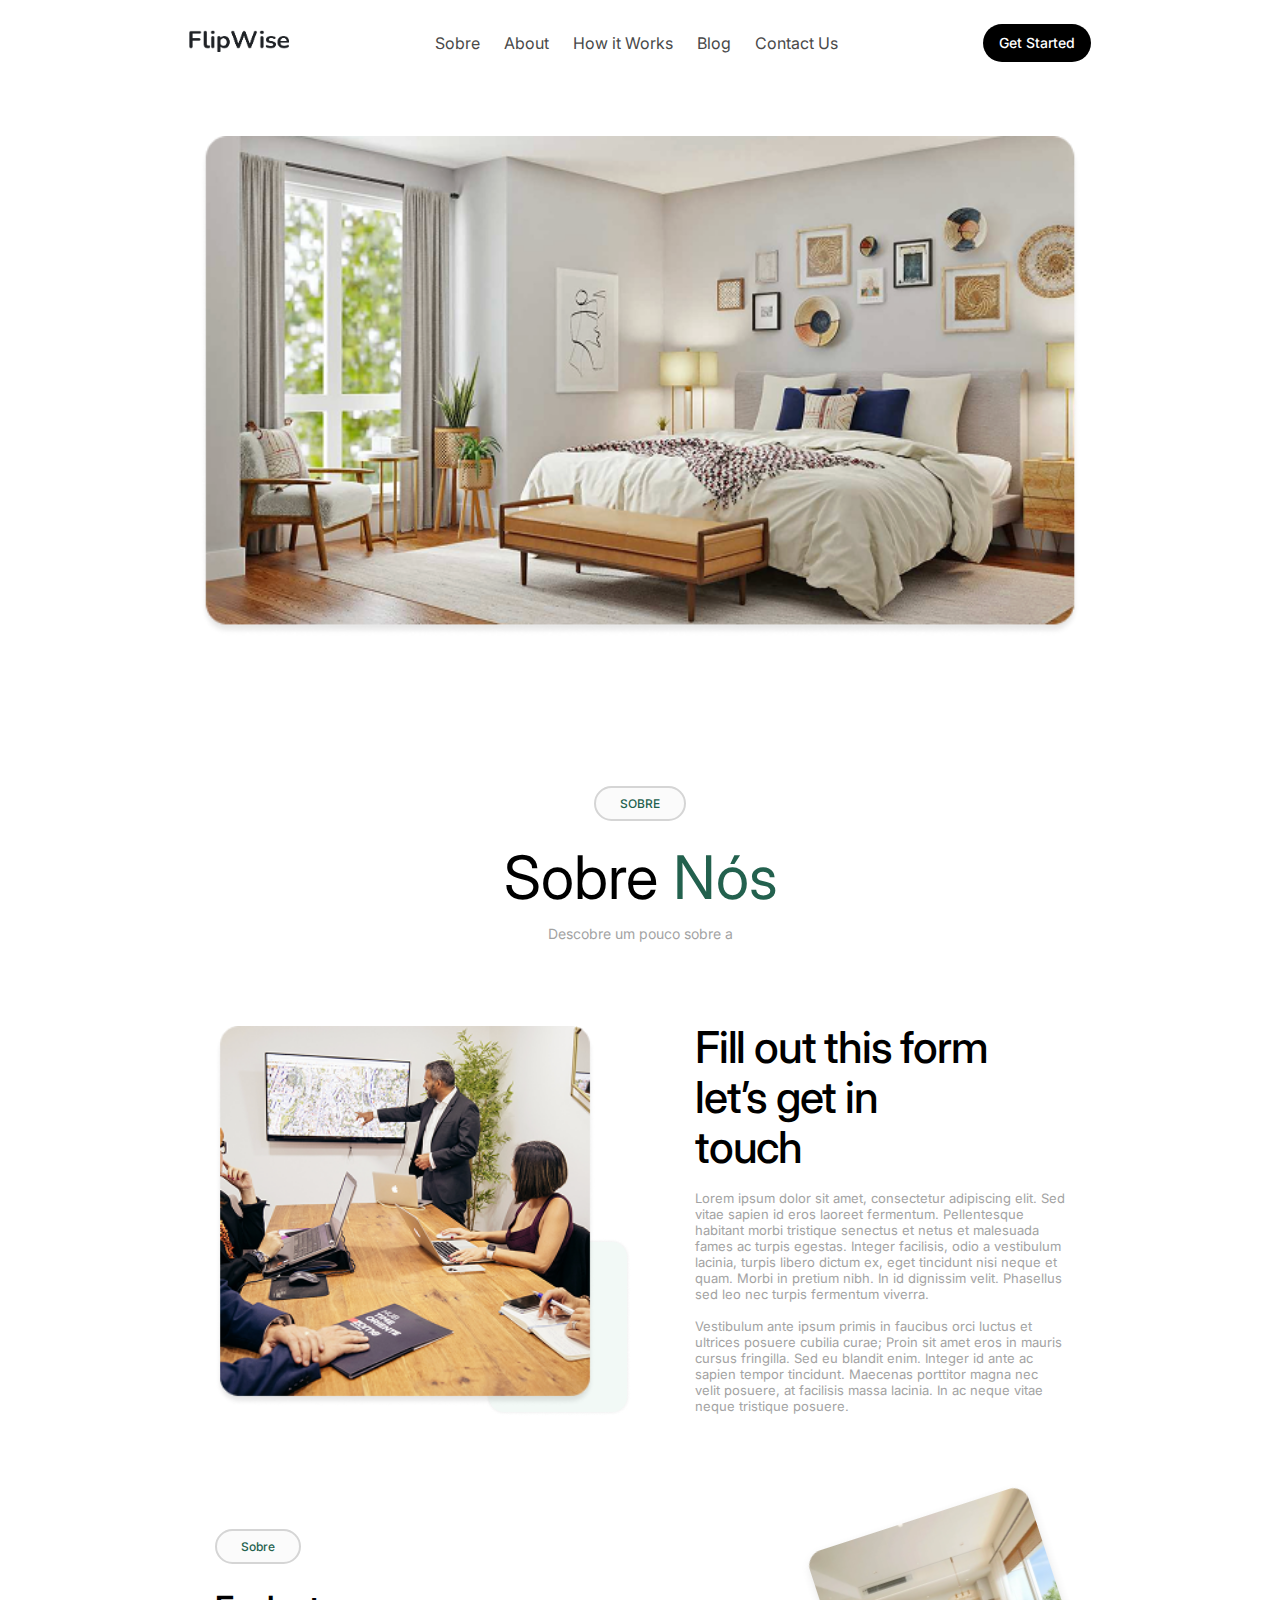
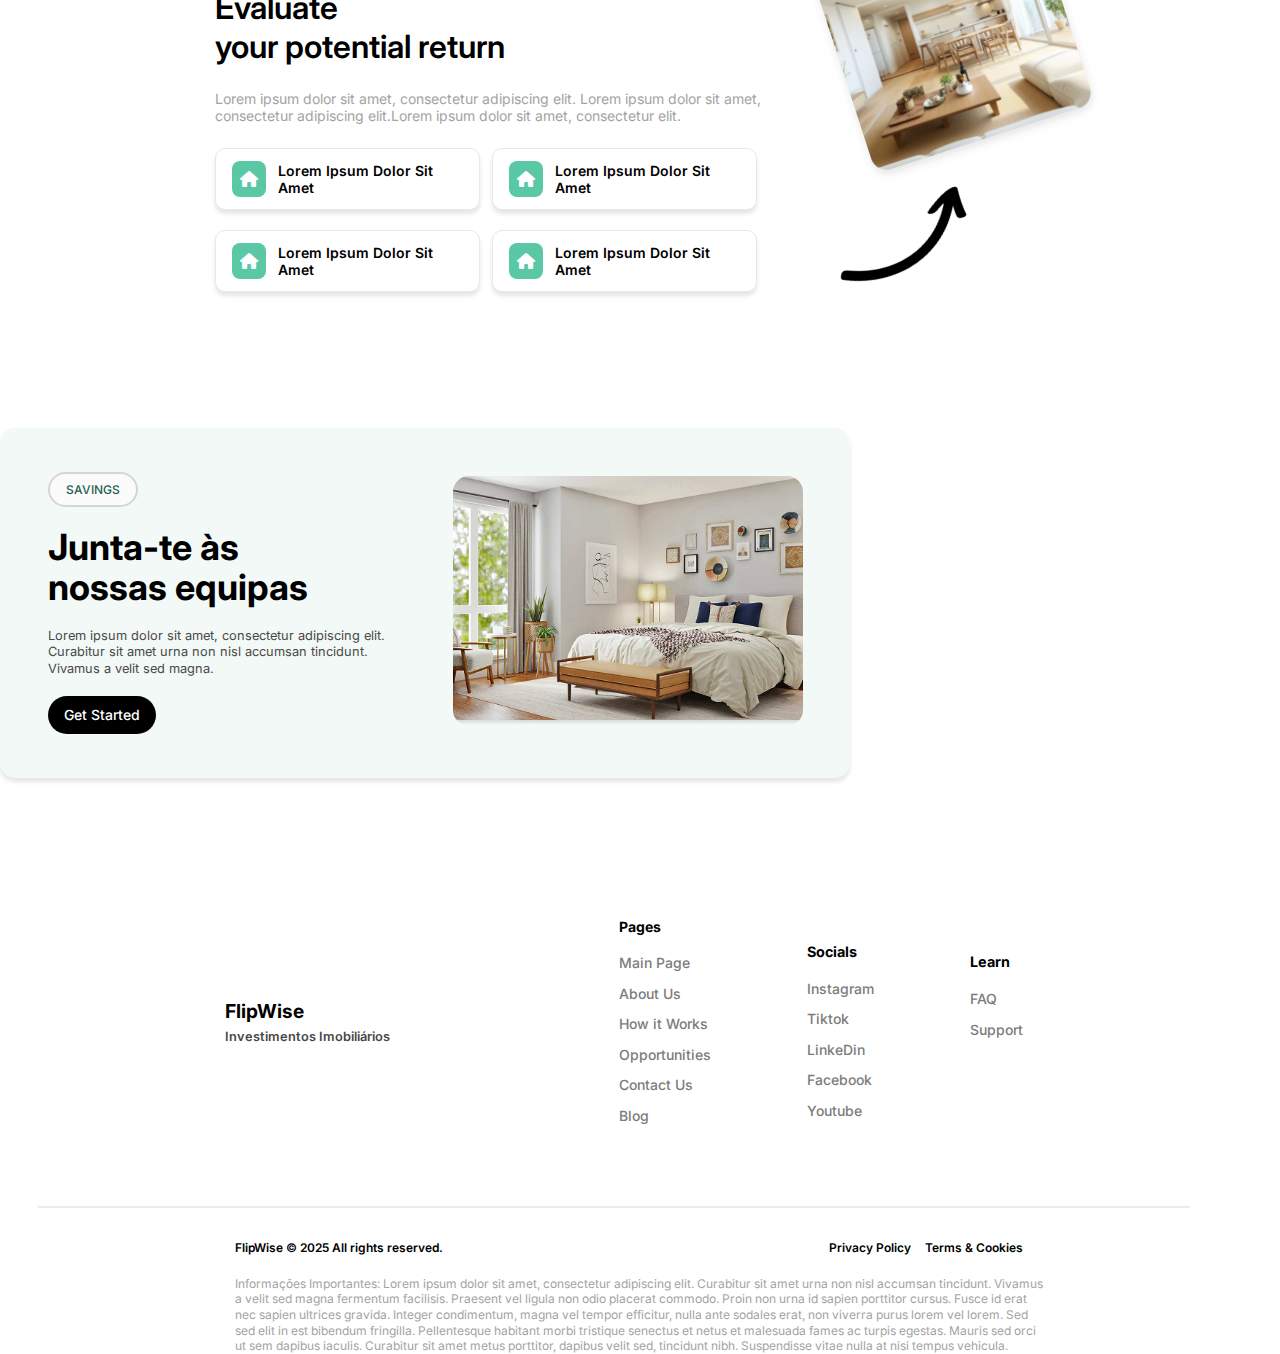
<file: About.html>
<!DOCTYPE html>
<html lang="en">
  <head>
    <meta charset="UTF-8" />
    <meta name="viewport" content="width=device-width, initial-scale=1.0" />
    <link rel="stylesheet" href="styles/component.css" />
    <link rel="stylesheet" href="styles/style.css" />
    <link rel="stylesheet" href="styles/reset.css" />
    <link rel="stylesheet" href="styles/variables.css" />
    <link rel="stylesheet" href="styles/responsive.css" />
    <link rel="stylesheet" href="styles/howitswork.css" />
    <link rel="stylesheet" href="styles/about.css" />
    <link
      rel="stylesheet"
      href="https://cdnjs.cloudflare.com/ajax/libs/font-awesome/6.7.2/css/all.min.css"
    />

    <title>About Us</title>
  </head>
  <body>
    <div class="container">
      <!-- Header  -->
      <header>
        <nav class="navbar">
          <a href="/">
            <img src="./assets/logo.png" alt="Filpwise" width="100px"
          /></a>
          <ul class="list nav">
            <li>
              <a href="/opportunities.html">Sobre</a>
            </li>
            <li>
              <a href="/About.html">About</a>
            </li>
            <li>
              <a href="/HowitsWork.html">How it Works</a>
            </li>
            <li>
              <a href="/Blog.html">Blog</a>
            </li>
            <li>
              <a href="/Contact.html">Contact Us</a>
            </li>
          </ul>
          <div class="menu">
            <button class="button rounded-full">Get Started</button>
            <div class="menu-toggle" id="menu-toggle">
              <i class="fa-solid fa-bars"></i>
            </div>
          </div>
        </nav>
      </header>
    </div>
    <section class="hero-section">
      <img
        src="./assets/hero-sec.png"
        alt="hero-sec-img"
        class="hero-sec-img"
      />
    </section>
    <!-- how its Works -->
    <section class="how-its-works spacer div-center column-direction">
      <div class="badge" style="padding: 8px 24px">SOBRE</div>
      <h2 class="text-center mt-6">Sobre <span class="highlight">Nós</span></h2>
      <p class="heading-para">Descobre um pouco sobre a</p>
      <div class="img-sec">
        <div class="img-sec-overlay">
          <img src="./assets/its-work.png" alt="Work" class="work-img" />
          <div class="overlay-img">
            <img src="./assets/image-sec-overlay.png" alt="overlay" />
          </div>
        </div>
        <div class="how-its-work-content">
          <h3>
            Fill out this form <br />
            let’s get in <br />
            touch
          </h3>
          <p>
            Lorem ipsum dolor sit amet, consectetur adipiscing elit. Sed vitae
            sapien id eros laoreet fermentum. Pellentesque habitant morbi
            tristique senectus et netus et malesuada fames ac turpis egestas.
            Integer facilisis, odio a vestibulum lacinia, turpis libero dictum
            ex, eget tincidunt nisi neque et quam. Morbi in pretium nibh. In id
            dignissim velit. Phasellus sed leo nec turpis fermentum viverra.
            <br />
            <br />
            Vestibulum ante ipsum primis in faucibus orci luctus et ultrices
            posuere cubilia curae; Proin sit amet eros in mauris cursus
            fringilla. Sed eu blandit enim. Integer id ante ac sapien tempor
            tincidunt. Maecenas porttitor magna nec velit posuere, at facilisis
            massa lacinia. In ac neque vitae neque tristique posuere.
          </p>
        </div>
      </div>
    </section>

    <!-- Evaluate  -->
    <section class="evaluate spacer column-direction">
      <div class="evaluate-wrapper">
        <div class="evaluate-left">
          <div class="badge" style="padding: 8px 24px">Sobre</div>
          <h3 class="mt-6">
            Evaluate <br />
            your potential return
          </h3>
          <p class="mt-6">
            Lorem ipsum dolor sit amet, consectetur adipiscing elit. Lorem ipsum
            dolor sit amet, consectetur adipiscing elit.Lorem ipsum dolor sit
            amet, consectetur elit.
          </p>
          <div class="evaluate-cards">
            <div class="evaluate-cards-1">
              <div class="evaluate-card">
                <div class="green-box">
                  <i class="fa-solid fa-house" style="color: #ffffff"></i>
                </div>
                <h4>Lorem Ipsum Dolor Sit Amet</h4>
              </div>
              <div class="evaluate-card">
                <div class="green-box">
                  <i class="fa-solid fa-house" style="color: #ffffff"></i>
                </div>
                <h4>Lorem Ipsum Dolor Sit Amet</h4>
              </div>
            </div>
            <div class="evaluate-cards-1">
              <div class="evaluate-card">
                <div class="green-box">
                  <i class="fa-solid fa-house" style="color: #ffffff"></i>
                </div>
                <h4>Lorem Ipsum Dolor Sit Amet</h4>
              </div>
              <div class="evaluate-card">
                <div class="green-box">
                  <i class="fa-solid fa-house" style="color: #ffffff"></i>
                </div>
                <h4>Lorem Ipsum Dolor Sit Amet</h4>
              </div>
            </div>
          </div>
        </div>
        <div class="evaluate-right">
          <img src="./assets/cardimg.png" alt="img" class="card-img" />
          <img src="./assets/leftarrow.png" alt="arrow" class="left-arrow" />
        </div>
      </div>
    </section>

    <div class="all-center spacer" style="margin-top: 120px">
      <section class="pricing-sec div-center">
        <div class="left">
          <div class="badge" style="padding: 8px 16px; margin-bottom: 20px">
            SAVINGS
          </div>
          <h3>Junta-te às nossas equipas</h3>
          <p>
            Lorem ipsum dolor sit amet, consectetur adipiscing elit. Curabitur
            sit amet urna non nisl accumsan tincidunt. Vivamus a velit sed
            magna.
          </p>
          <button class="button rounded-full">Get Started</button>
        </div>
        <div class="right-img-sec">
          <img src="./assets/hero-sec.png" alt="work" />
        </div>
      </section>
    </div>

    <!-- ABOUT SECTION  -->

    <section class="about">
      <div class="about-container">
        <div class="about-left">
          <h1>FlipWise</h1>
          <p>Investimentos Imobiliários</p>
        </div>
        <div class="about-right">
          <div class="pages">
            <h1>Pages</h1>
            <a href="/">Main Page</a>
            <a href="/About.html">About Us</a>
            <a href="/HowitsWork.html">How it Works</a>
            <a href="/opportunities.html">Opportunities</a>
            <a href="/Contact.html">Contact Us</a>
            <a href="/Blog.html">Blog</a>
          </div>
          <div class="socials">
            <h1>Socials</h1>
            <a href="#">Instagram</a>
            <a href="#">Tiktok</a>
            <a href="#">LinkeDin</a>
            <a href="#">Facebook</a>
            <a href="#">Youtube</a>
          </div>
          <div class="learn">
            <h1>Learn</h1>
            <a href="#">FAQ</a>
            <a href="#">Support</a>
          </div>
        </div>
      </div>
    </section>

    <hr class="line" />

    <!-- FOOTER SECTION  -->
    <section class="footer">
      <div class="footer-wrapper">
        <div class="footer-container">
          <div class="footer-left">
            <p>FlipWise © 2025 All rights reserved.</p>
          </div>
          <div class="footer-right">
            <a href="#">Privacy Policy</a>
            <a href="#">Terms & Cookies</a>
          </div>
        </div>
        <div class="footer-para">
          <p>
            Informações Importantes: Lorem ipsum dolor sit amet, consectetur
            adipiscing elit. Curabitur sit amet urna non nisl accumsan
            tincidunt. Vivamus a velit sed magna fermentum facilisis. Praesent
            vel ligula non odio placerat commodo. Proin non urna id sapien
            porttitor cursus. Fusce id erat nec sapien ultrices gravida. Integer
            condimentum, magna vel tempor efficitur, nulla ante sodales erat,
            non viverra purus lorem vel lorem. Sed sed elit in est bibendum
            fringilla. Pellentesque habitant morbi tristique senectus et netus
            et malesuada fames ac turpis egestas. Mauris sed orci ut sem dapibus
            iaculis. Curabitur sit amet metus porttitor, dapibus velit sed,
            tincidunt nibh. Suspendisse vitae nulla at nisi tempus vehicula.
          </p>
        </div>
      </div>
    </section>
    <script src="script.js"></script>
  </body>
</html>
</file>
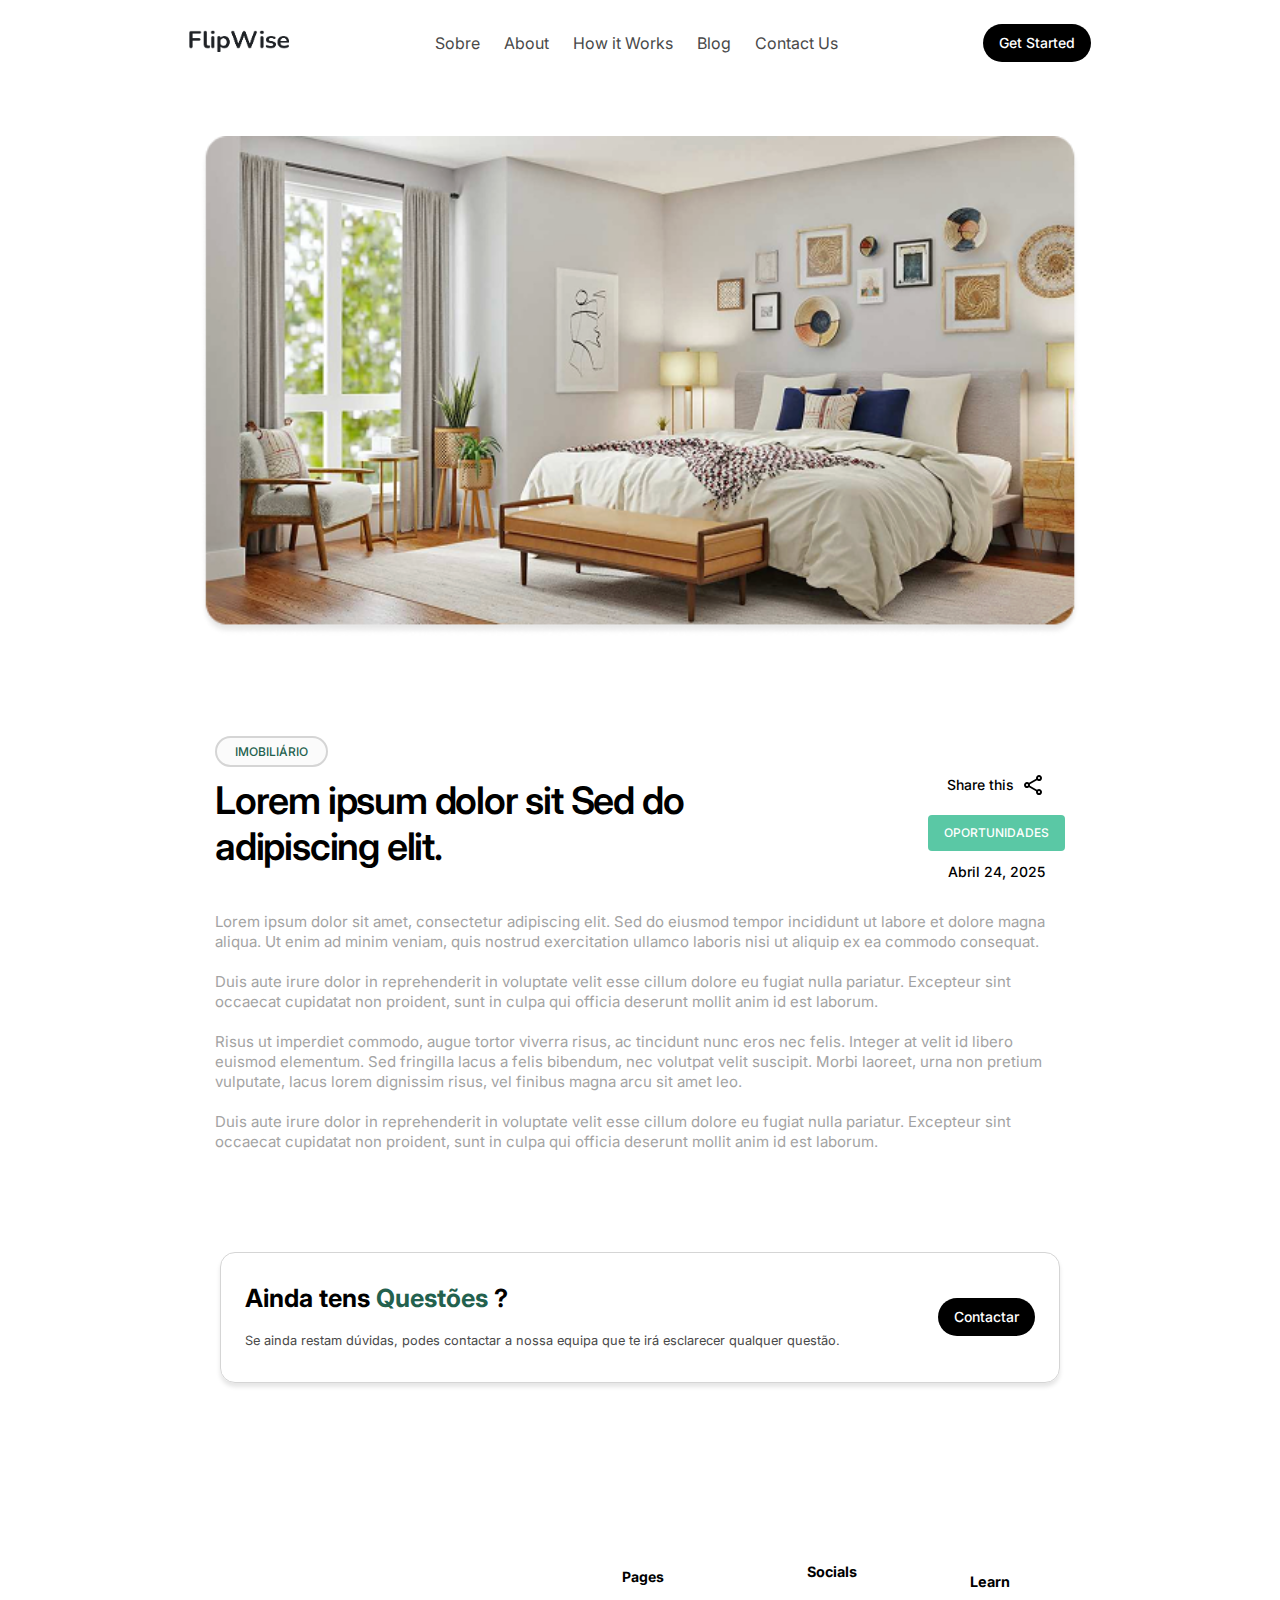
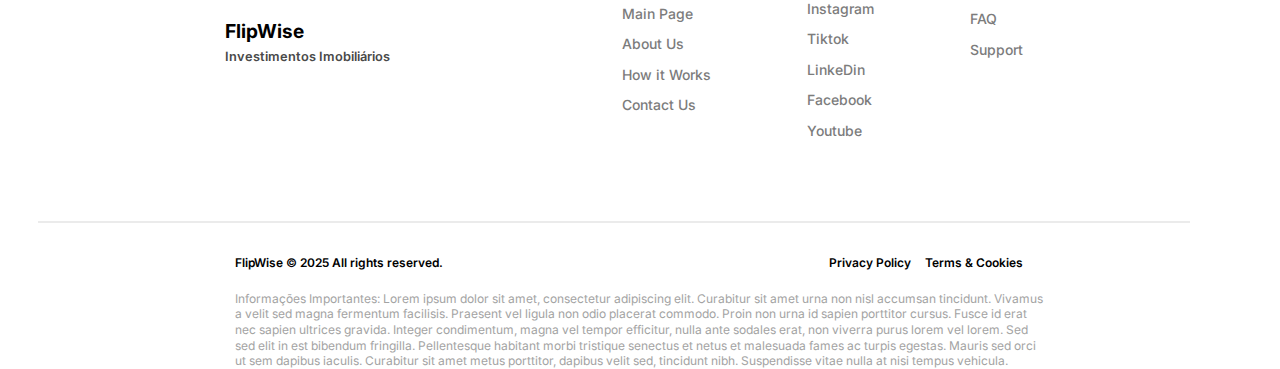
<file: Blog-1.html>
<!DOCTYPE html>
<html lang="en">
  <head>
    <meta charset="UTF-8" />
    <meta name="viewport" content="width=device-width, initial-scale=1.0" />
    <link rel="stylesheet" href="styles/component.css" />
    <link rel="stylesheet" href="styles/style.css" />
    <link rel="stylesheet" href="styles/reset.css" />
    <link rel="stylesheet" href="styles/variables.css" />
    <link rel="stylesheet" href="styles/responsive.css" />
    <link rel="stylesheet" href="styles/howitswork.css" />
    <link rel="stylesheet" href="styles/about.css" />
    <link rel="stylesheet" href="styles/blog.css" />
    <link
      rel="stylesheet"
      href="https://cdnjs.cloudflare.com/ajax/libs/font-awesome/6.7.2/css/all.min.css"
    />
    <title>Blog</title>
  </head>
  <body>
    <div class="container">
      <!-- Header  -->
      <header>
        <nav class="navbar">
          <a href="/">
            <img src="./assets/logo.png" alt="Filpwise" width="100px"
          /></a>
          <ul class="list nav">
            <li>
              <a href="/opportunities.html">Sobre</a>
            </li>
            <li>
              <a href="/About.html">About</a>
            </li>
            <li>
              <a href="/HowitsWork.html">How it Works</a>
            </li>
            <li>
              <a href="/Blog.html">Blog</a>
            </li>
            <li>
              <a href="/Contact.html">Contact Us</a>
            </li>
          </ul>
          <div class="menu">
            <button class="button rounded-full">Get Started</button>
            <div class="menu-toggle" id="menu-toggle">
              <i class="fa-solid fa-bars"></i>
            </div>
          </div>
        </nav>
      </header>
    </div>
    <section class="hero-section">
      <img
        src="./assets/hero-sec.png"
        alt="hero-sec-img"
        class="hero-sec-img"
      />
    </section>
    <section class="content">
      <div class="content-wrap">
        <div class="content-wrapper">
          <d iv class="badge" style="padding: 6px 18px">IMOBILIÁRIO</d>
          <div class="content-btns">
            <h3 style="letter-spacing: -1.2px">
              Lorem ipsum dolor sit Sed do adipiscing elit.
            </h3>
            <div class="share-buttons">
              <button class="share-button">
                Share this
                <svg
                  xmlns="http://www.w3.org/2000/svg"
                  height="24px"
                  viewBox="0 -960 960 960"
                  width="24px"
                  fill="#000"
                >
                  <path
                    d="M680-80q-50 0-85-35t-35-85q0-6 3-28L282-392q-16 15-37 23.5t-45 8.5q-50 0-85-35t-35-85q0-50 35-85t85-35q24 0 45 8.5t37 23.5l281-164q-2-7-2.5-13.5T560-760q0-50 35-85t85-35q50 0 85 35t35 85q0 50-35 85t-85 35q-24 0-45-8.5T598-672L317-508q2 7 2.5 13.5t.5 14.5q0 8-.5 14.5T317-452l281 164q16-15 37-23.5t45-8.5q50 0 85 35t35 85q0 50-35 85t-85 35Zm0-80q17 0 28.5-11.5T720-200q0-17-11.5-28.5T680-240q-17 0-28.5 11.5T640-200q0 17 11.5 28.5T680-160ZM200-440q17 0 28.5-11.5T240-480q0-17-11.5-28.5T200-520q-17 0-28.5 11.5T160-480q0 17 11.5 28.5T200-440Zm480-280q17 0 28.5-11.5T720-760q0-17-11.5-28.5T680-800q-17 0-28.5 11.5T640-760q0 17 11.5 28.5T680-720Zm0 520ZM200-480Zm480-280Z"
                  />
                </svg>
              </button>
              <button
                class="sm-btn button"
                style="height: 36px; padding: 0 16px"
              >
                OPORTUNIDADES
              </button>
              <div class="new-date">Abril 24, 2025</div>
            </div>
          </div>
          <p>
            Lorem ipsum dolor sit amet, consectetur adipiscing elit. Sed do
            eiusmod tempor incididunt ut labore et dolore magna aliqua. Ut enim
            ad minim veniam, quis nostrud exercitation ullamco laboris nisi ut
            aliquip ex ea commodo consequat.
            <br />
            <br />
            Duis aute irure dolor in reprehenderit in voluptate velit esse
            cillum dolore eu fugiat nulla pariatur. Excepteur sint occaecat
            cupidatat non proident, sunt in culpa qui officia deserunt mollit
            anim id est laborum.
            <br />
            <br />
            Risus ut imperdiet commodo, augue tortor viverra risus, ac tincidunt
            nunc eros nec felis. Integer at velit id libero euismod elementum.
            Sed fringilla lacus a felis bibendum, nec volutpat velit suscipit.
            Morbi laoreet, urna non pretium vulputate, lacus lorem dignissim
            risus, vel finibus magna arcu sit amet leo.
            <br />
            <br />
            Duis aute irure dolor in reprehenderit in voluptate velit esse
            cillum dolore eu fugiat nulla pariatur. Excepteur sint occaecat
            cupidatat non proident, sunt in culpa qui officia deserunt mollit
            anim id est laborum.
          </p>
        </div>
      </div>
    </section>
    <section class="contact spacer">
      <div class="contact-container">
        <div class="contact-text">
          <h3>Ainda tens <span class="highlight">Questões</span> ?</h3>
          <p>
            Se ainda restam dúvidas, podes contactar a nossa equipa que te irá
            esclarecer qualquer questão.
          </p>
        </div>
        <div class="contact-btn">
          <button class="button rounded-full">Contactar</button>
        </div>
      </div>
    </section>

    <section class="about">
      <div class="about-container">
        <div class="about-left">
          <h1>FlipWise</h1>
          <p>Investimentos Imobiliários</p>
        </div>
        <div class="about-right">
          <div class="pages">
            <h1>Pages</h1>

            <a href="/">Main Page</a>
            <a href="/About.html">About Us</a>
            <a href="/HowitsWork.html">How it Works</a>
            <a href="/Contact.html">Contact Us</a>
          </div>
          <div class="socials">
            <h1>Socials</h1>
            <a href="#">Instagram</a>
            <a href="#">Tiktok</a>
            <a href="#">LinkeDin</a>
            <a href="#">Facebook</a>
            <a href="#">Youtube</a>
          </div>
          <div class="learn">
            <h1>Learn</h1>
            <a href="#">FAQ</a>
            <a href="#">Support</a>
          </div>
        </div>
      </div>
    </section>

    <hr class="line" />

    <!-- FOOTER SECTION  -->
    <section class="footer">
      <div class="footer-wrapper">
        <div class="footer-container">
          <div class="footer-left">
            <p>FlipWise © 2025 All rights reserved.</p>
          </div>
          <div class="footer-right">
            <a href="#">Privacy Policy</a>
            <a href="#">Terms & Cookies</a>
          </div>
        </div>
        <div class="footer-para">
          <p>
            Informações Importantes: Lorem ipsum dolor sit amet, consectetur
            adipiscing elit. Curabitur sit amet urna non nisl accumsan
            tincidunt. Vivamus a velit sed magna fermentum facilisis. Praesent
            vel ligula non odio placerat commodo. Proin non urna id sapien
            porttitor cursus. Fusce id erat nec sapien ultrices gravida. Integer
            condimentum, magna vel tempor efficitur, nulla ante sodales erat,
            non viverra purus lorem vel lorem. Sed sed elit in est bibendum
            fringilla. Pellentesque habitant morbi tristique senectus et netus
            et malesuada fames ac turpis egestas. Mauris sed orci ut sem dapibus
            iaculis. Curabitur sit amet metus porttitor, dapibus velit sed,
            tincidunt nibh. Suspendisse vitae nulla at nisi tempus vehicula.
          </p>
        </div>
      </div>
    </section>
    <script src="script.js"></script>
  </body>
</html>
</file>
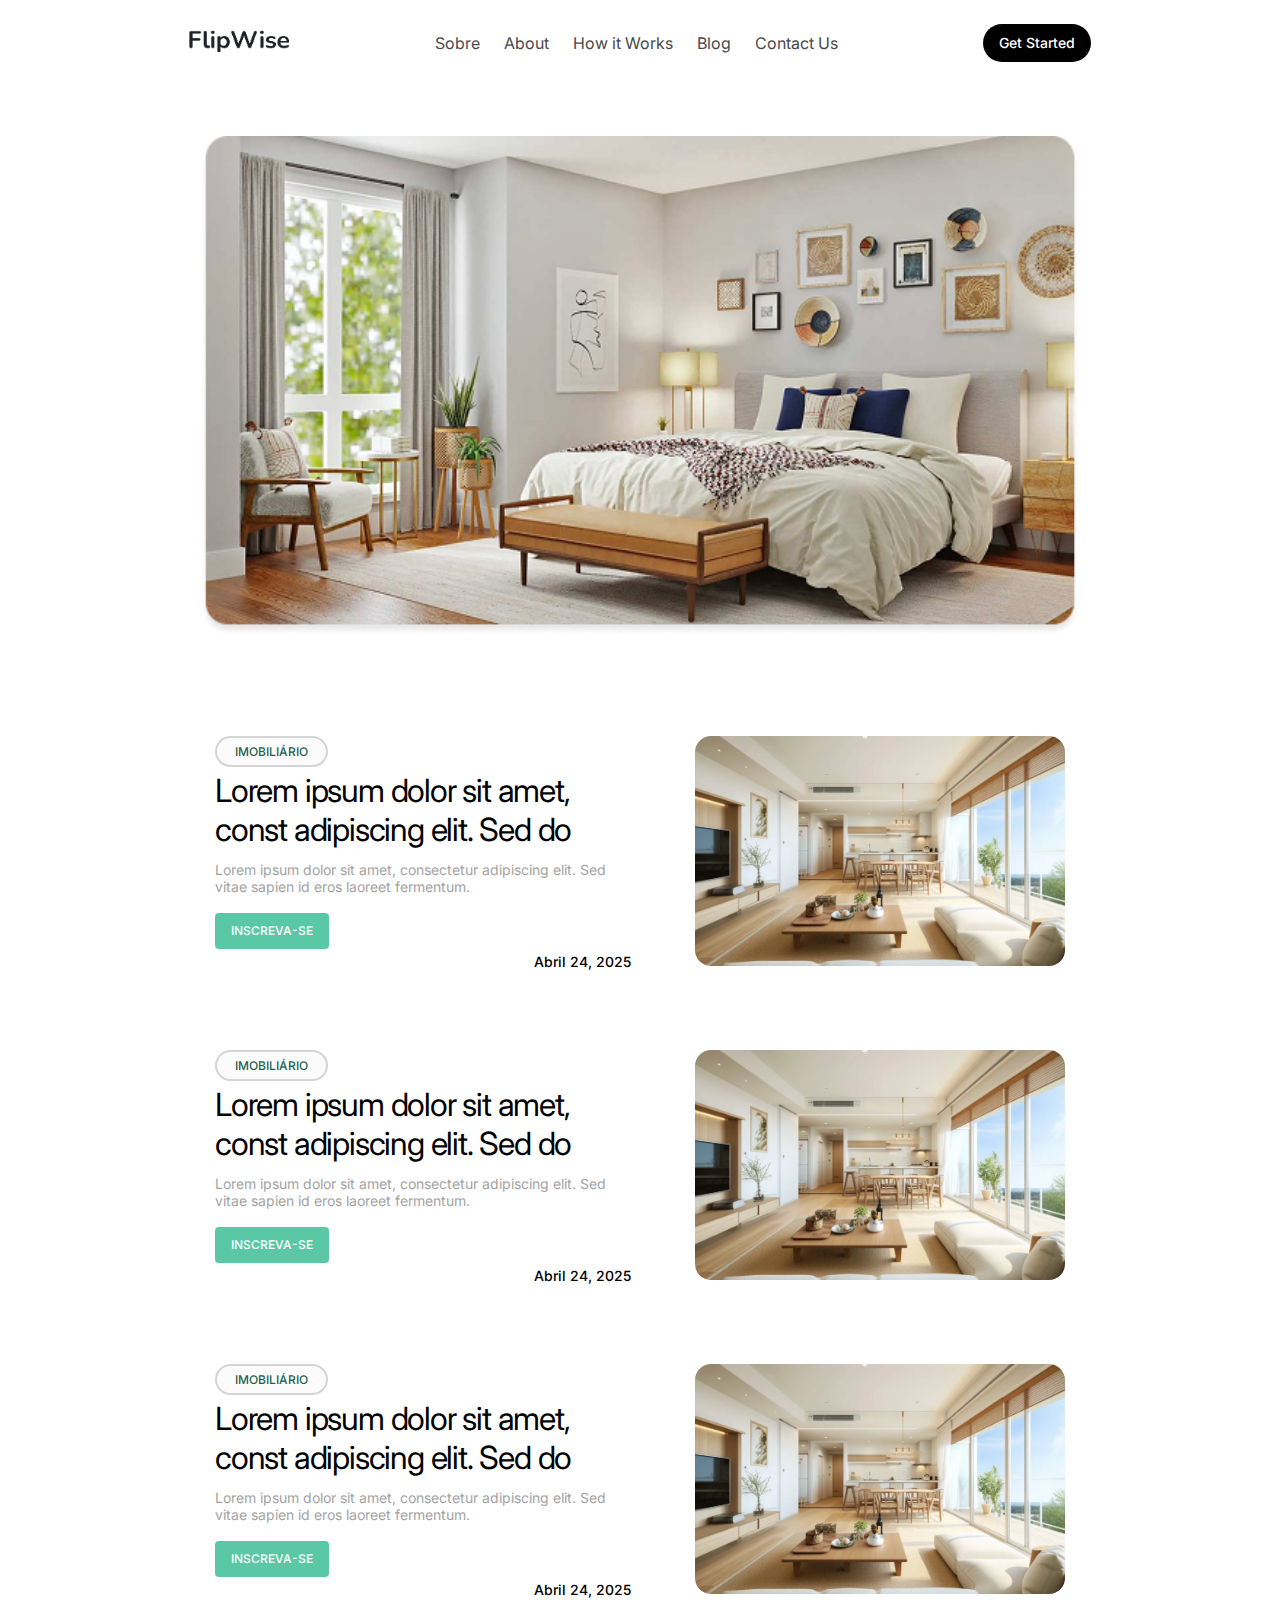
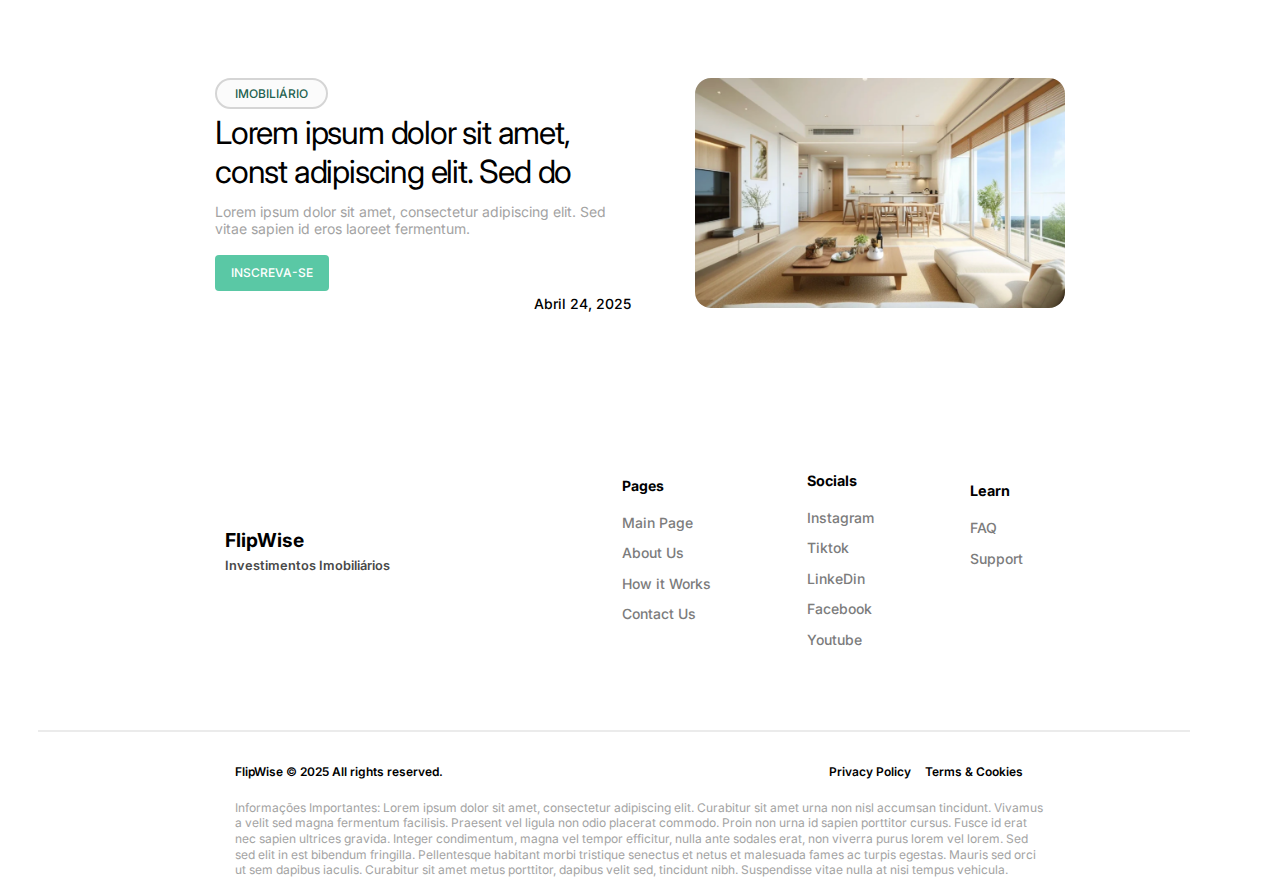
<file: Blog.html>
<!DOCTYPE html>
<html lang="en">
  <head>
    <meta charset="UTF-8" />
    <meta name="viewport" content="width=device-width, initial-scale=1.0" />
    <link rel="stylesheet" href="styles/component.css" />
    <link rel="stylesheet" href="styles/style.css" />
    <link rel="stylesheet" href="styles/reset.css" />
    <link rel="stylesheet" href="styles/variables.css" />
    <link rel="stylesheet" href="styles/responsive.css" />
    <link rel="stylesheet" href="styles/howitswork.css" />
    <link rel="stylesheet" href="styles/about.css" />
    <link rel="stylesheet" href="styles/blog.css" />
    <link
      rel="stylesheet"
      href="https://cdnjs.cloudflare.com/ajax/libs/font-awesome/6.7.2/css/all.min.css"
    />
    <title>Blog</title>
  </head>
  <body>
    <div class="container">
      <!-- Header  -->
      <header>
        <nav class="navbar">
          <a href="/">
            <img src="./assets/logo.png" alt="Filpwise" width="100px"
          /></a>
          <ul class="list nav">
            <li>
              <a href="/opportunities.html">Sobre</a>
            </li>
            <li>
              <a href="/About.html">About</a>
            </li>
            <li>
              <a href="/HowitsWork.html">How it Works</a>
            </li>
            <li>
              <a href="/Blog.html">Blog</a>
            </li>
            <li>
              <a href="/Contact.html">Contact Us</a>
            </li>
          </ul>
          <div class="menu">
            <button class="button rounded-full">Get Started</button>
            <div class="menu-toggle" id="menu-toggle">
              <i class="fa-solid fa-bars"></i>
            </div>
          </div>
        </nav>
      </header>
    </div>
    <section class="hero-section">
      <img
        src="./assets/hero-sec.png"
        alt="hero-sec-img"
        class="hero-sec-img"
      />
    </section>
    <section class="evaluate spacer column-direction">
      <div class="evaluate-wrapper">
        <div class="evaluate-left">
          <div class="badge" style="padding: 6px 18px">IMOBILIÁRIO</div>
          <a href="/blog-1.html">
            <h3 style="letter-spacing: -1.2px; margin-top: 4px">
              Lorem ipsum dolor sit amet, const adipiscing elit. Sed do
            </h3>
          </a>
          <p style="margin-top: 12px">
            Lorem ipsum dolor sit amet, consectetur adipiscing elit. Sed vitae
            sapien id eros laoreet fermentum.
          </p>
          <button
            class="sm-btn button"
            style="height: 36px; padding: 0 16px; margin-top: 18px"
          >
            INSCREVA-SE
          </button>
          <div class="blog-date">Abril 24, 2025</div>
        </div>
        <div class="evaluate-right">
          <img src="./assets/cardimg.png" alt="img" width="100px" class="img" />
        </div>
      </div>
      <div class="evaluate-wrapper">
        <div class="evaluate-left">
          <div class="badge" style="padding: 6px 18px">IMOBILIÁRIO</div>
          <a href="/blog-1.html">
            <h3 style="letter-spacing: -1.2px; margin-top: 4px">
              Lorem ipsum dolor sit amet, const adipiscing elit. Sed do
            </h3>
          </a>
          <p style="margin-top: 12px">
            Lorem ipsum dolor sit amet, consectetur adipiscing elit. Sed vitae
            sapien id eros laoreet fermentum.
          </p>
          <button
            class="sm-btn button"
            style="height: 36px; padding: 0 16px; margin-top: 18px"
          >
            INSCREVA-SE
          </button>
          <div class="blog-date">Abril 24, 2025</div>
        </div>
        <div class="evaluate-right">
          <img src="./assets/cardimg.png" alt="img" width="100px" class="img" />
        </div>
      </div>
      <div class="evaluate-wrapper">
        <div class="evaluate-left">
          <div class="badge" style="padding: 6px 18px">IMOBILIÁRIO</div>
          <a href="/blog-1.html">
            <h3 style="letter-spacing: -1.2px; margin-top: 4px">
              Lorem ipsum dolor sit amet, const adipiscing elit. Sed do
            </h3>
          </a>
          <p style="margin-top: 12px">
            Lorem ipsum dolor sit amet, consectetur adipiscing elit. Sed vitae
            sapien id eros laoreet fermentum.
          </p>
          <button
            class="sm-btn button"
            style="height: 36px; padding: 0 16px; margin-top: 18px"
          >
            INSCREVA-SE
          </button>
          <div class="blog-date">Abril 24, 2025</div>
        </div>
        <div class="evaluate-right">
          <img src="./assets/cardimg.png" alt="img" width="100px" class="img" />
        </div>
      </div>
      <div class="evaluate-wrapper">
        <div class="evaluate-left">
          <div class="badge" style="padding: 6px 18px">IMOBILIÁRIO</div>
          <a href="/blog-1.html">
            <h3 style="letter-spacing: -1.2px; margin-top: 4px">
              Lorem ipsum dolor sit amet, const adipiscing elit. Sed do
            </h3>
          </a>
          <p style="margin-top: 12px">
            Lorem ipsum dolor sit amet, consectetur adipiscing elit. Sed vitae
            sapien id eros laoreet fermentum.
          </p>
          <button
            class="sm-btn button"
            style="height: 36px; padding: 0 16px; margin-top: 18px"
          >
            INSCREVA-SE
          </button>
          <div class="blog-date">Abril 24, 2025</div>
        </div>
        <div class="evaluate-right">
          <img src="./assets/cardimg.png" alt="img" width="100px" class="img" />
        </div>
      </div>
    </section>
    <!-- ABOUT SECTION  -->

    <section class="about">
      <div class="about-container">
        <div class="about-left">
          <h1>FlipWise</h1>
          <p>Investimentos Imobiliários</p>
        </div>
        <div class="about-right">
          <div class="pages">
            <h1>Pages</h1>

            <a href="/">Main Page</a>
            <a href="/About.html">About Us</a>
            <a href="/HowitsWork.html">How it Works</a>
            <a href="/Contact.html">Contact Us</a>
          </div>
          <div class="socials">
            <h1>Socials</h1>
            <a href="#">Instagram</a>
            <a href="#">Tiktok</a>
            <a href="#">LinkeDin</a>
            <a href="#">Facebook</a>
            <a href="#">Youtube</a>
          </div>
          <div class="learn">
            <h1>Learn</h1>
            <a href="#">FAQ</a>
            <a href="#">Support</a>
          </div>
        </div>
      </div>
    </section>

    <hr class="line" />

    <!-- FOOTER SECTION  -->
    <section class="footer">
      <div class="footer-wrapper">
        <div class="footer-container">
          <div class="footer-left">
            <p>FlipWise © 2025 All rights reserved.</p>
          </div>
          <div class="footer-right">
            <a href="#">Privacy Policy</a>
            <a href="#">Terms & Cookies</a>
          </div>
        </div>
        <div class="footer-para">
          <p>
            Informações Importantes: Lorem ipsum dolor sit amet, consectetur
            adipiscing elit. Curabitur sit amet urna non nisl accumsan
            tincidunt. Vivamus a velit sed magna fermentum facilisis. Praesent
            vel ligula non odio placerat commodo. Proin non urna id sapien
            porttitor cursus. Fusce id erat nec sapien ultrices gravida. Integer
            condimentum, magna vel tempor efficitur, nulla ante sodales erat,
            non viverra purus lorem vel lorem. Sed sed elit in est bibendum
            fringilla. Pellentesque habitant morbi tristique senectus et netus
            et malesuada fames ac turpis egestas. Mauris sed orci ut sem dapibus
            iaculis. Curabitur sit amet metus porttitor, dapibus velit sed,
            tincidunt nibh. Suspendisse vitae nulla at nisi tempus vehicula.
          </p>
        </div>
      </div>
    </section>
    <script src="script.js"></script>
  </body>
</html>
</file>
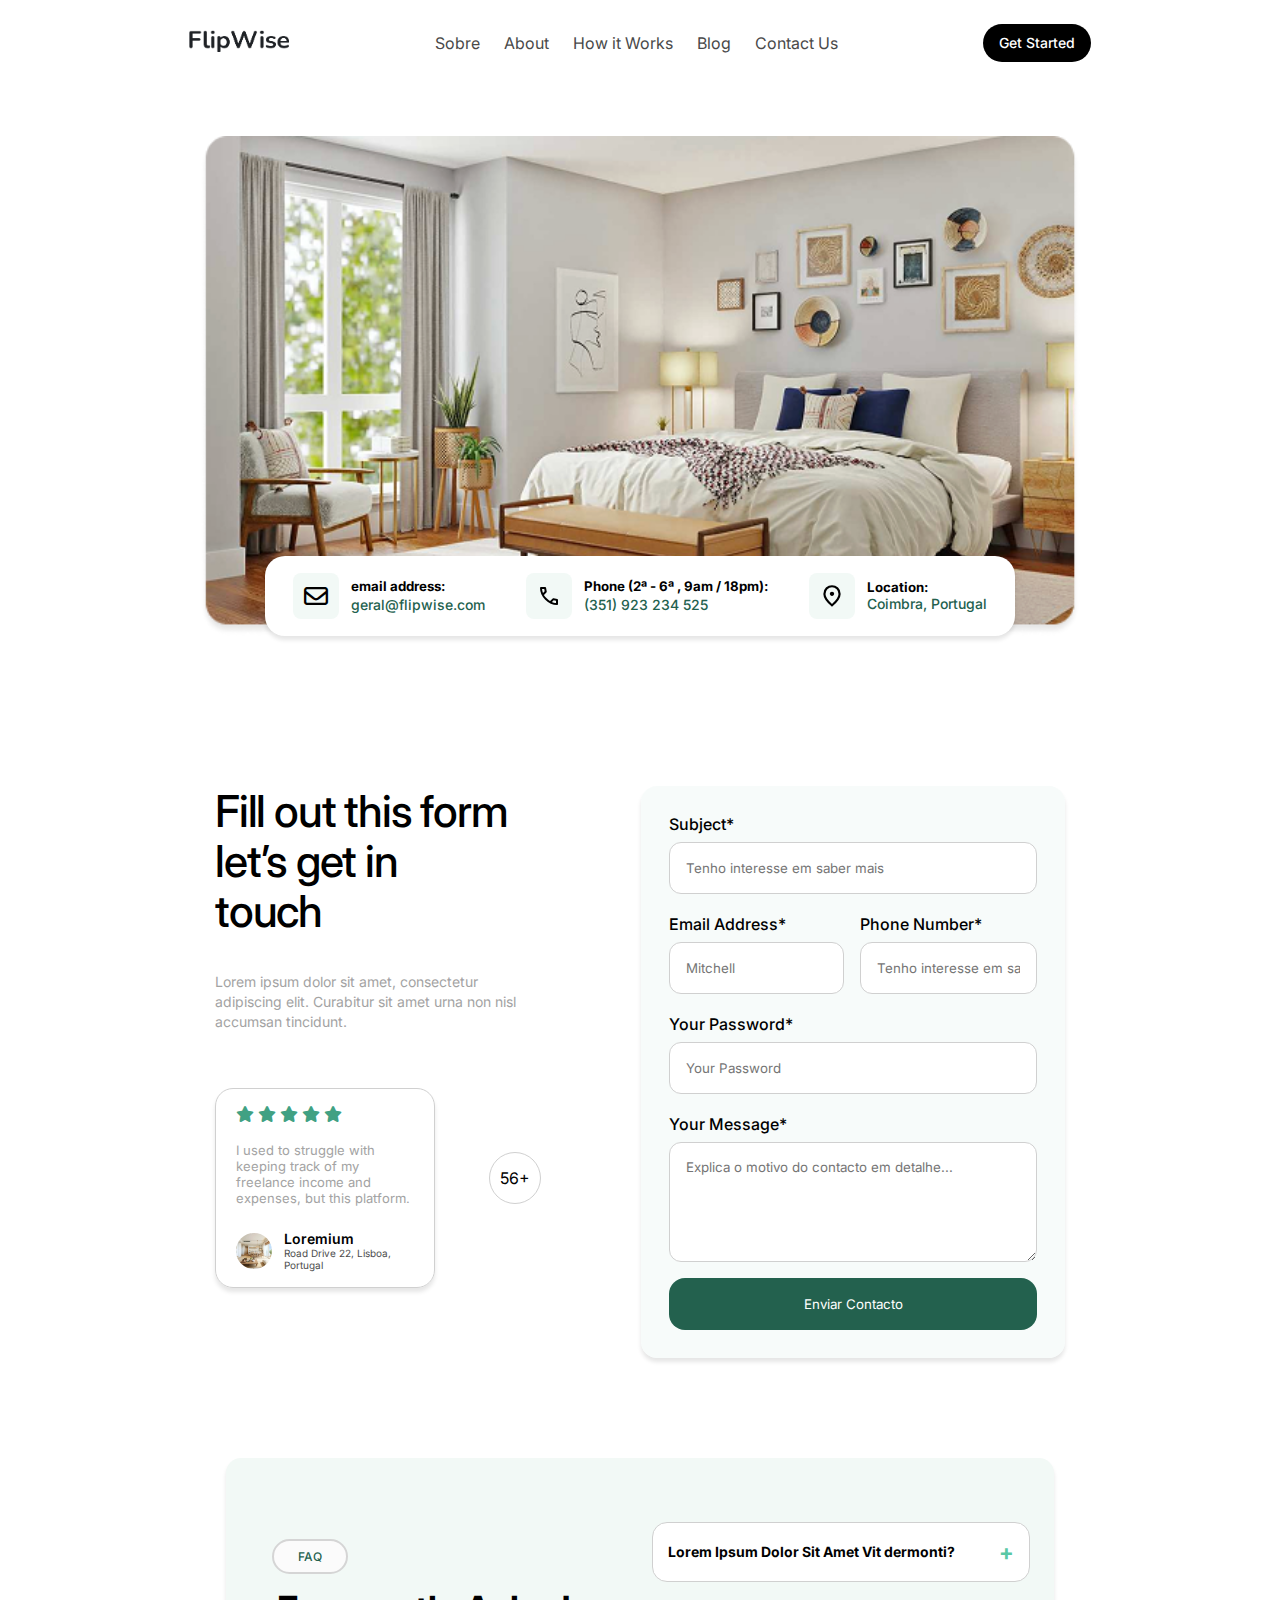
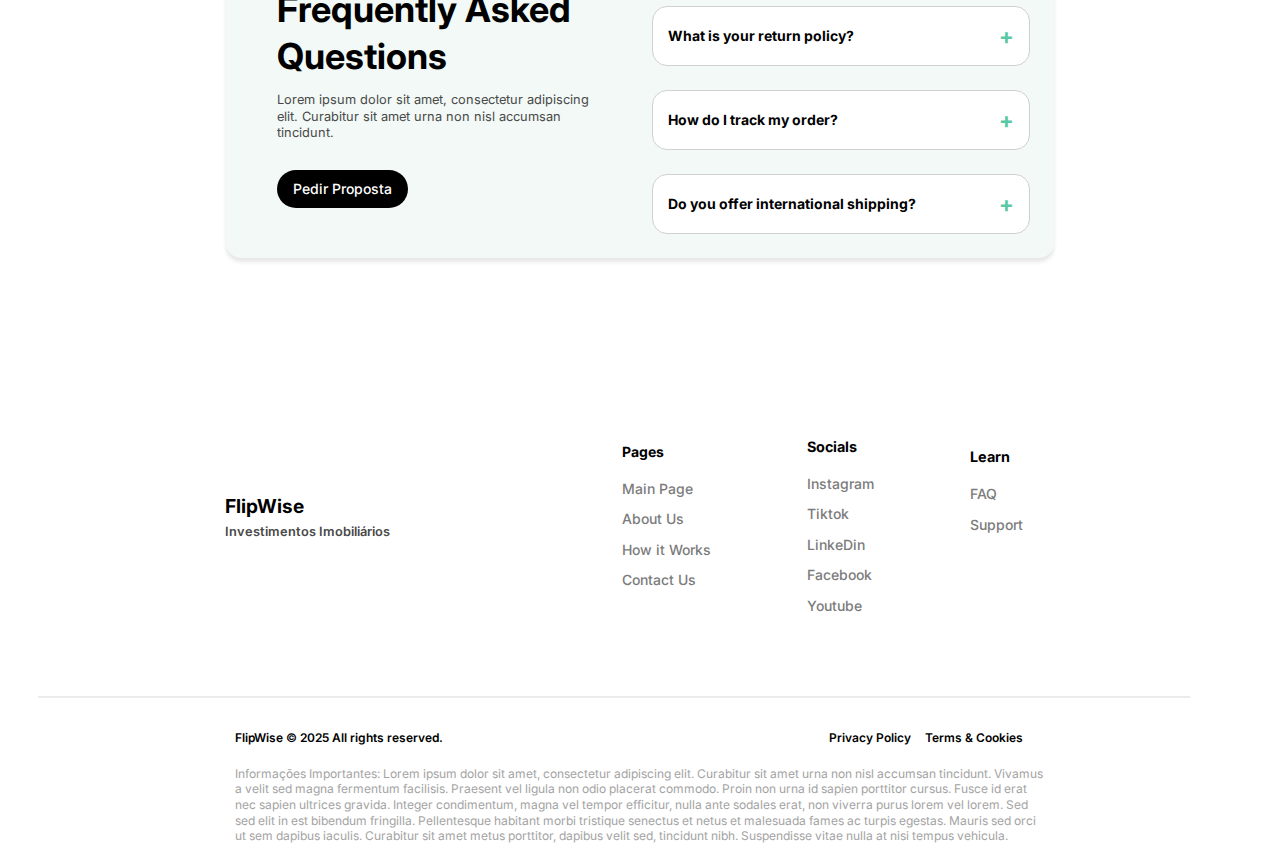
<file: Contact.html>
<!DOCTYPE html>
<html lang="en">
  <head>
    <meta charset="UTF-8" />
    <meta name="viewport" content="width=device-width, initial-scale=1.0" />
    <link rel="stylesheet" href="styles/component.css" />
    <link rel="stylesheet" href="styles/style.css" />
    <link rel="stylesheet" href="styles/reset.css" />
    <link rel="stylesheet" href="styles/variables.css" />
    <link rel="stylesheet" href="styles/responsive.css" />
    <link rel="stylesheet" href="styles/contact.css" />
    <link rel="stylesheet" href="styles/howitswork.css" />
    <link
      rel="stylesheet"
      href="https://cdnjs.cloudflare.com/ajax/libs/font-awesome/6.7.2/css/all.min.css"
    />
    <link
      rel="stylesheet"
      href="https://cdnjs.cloudflare.com/ajax/libs/font-awesome/6.7.2/css/all.min.css"
    />
    <title>Contact Us</title>
  </head>
  <body>
    <div class="container">
      <!-- Header  -->
      <header>
        <nav class="navbar">
          <a href="/">
            <img src="./assets/logo.png" alt="Filpwise" width="100px"
          /></a>
          <ul class="list nav">
            <li>
              <a href="/opportunities.html">Sobre</a>
            </li>
            <li>
              <a href="/About.html">About</a>
            </li>
            <li>
              <a href="/HowitsWork.html">How it Works</a>
            </li>
            <li>
              <a href="/Blog.html">Blog</a>
            </li>
            <li>
              <a href="/Contact.html">Contact Us</a>
            </li>
          </ul>
          <div class="menu">
            <button class="button rounded-full">Get Started</button>
            <div class="menu-toggle" id="menu-toggle">
              <i class="fa-solid fa-bars"></i>
            </div>
          </div>
        </nav>
      </header>
    </div>
    <section class="hero-section">
      <img
        src="./assets/hero-sec.png"
        alt="hero-sec-img"
        class="hero-sec-img"
      />
      <div class="contact-detail">
        <div class="detail-card">
          <div class="icon-card">
            <i class="fa-regular fa-envelope"></i>
          </div>
          <div class="card-content">
            <h5>email address:</h5>
            <a href="mailto:geral@flipwise.com" class="highlight"
              >geral@flipwise.com</a
            >
          </div>
        </div>
        <div class="detail-card">
          <div class="icon-card">
            <svg
              xmlns="http://www.w3.org/2000/svg"
              height="24px"
              viewBox="0 -960 960 960"
              width="24px"
              fill="#000"
            >
              <path
                d="M798-120q-125 0-247-54.5T329-329Q229-429 174.5-551T120-798q0-18 12-30t30-12h162q14 0 25 9.5t13 22.5l26 140q2 16-1 27t-11 19l-97 98q20 37 47.5 71.5T387-386q31 31 65 57.5t72 48.5l94-94q9-9 23.5-13.5T670-390l138 28q14 4 23 14.5t9 23.5v162q0 18-12 30t-30 12ZM241-600l66-66-17-94h-89q5 41 14 81t26 79Zm358 358q39 17 79.5 27t81.5 13v-88l-94-19-67 67ZM241-600Zm358 358Z"
              />
            </svg>
          </div>
          <div class="card-content">
            <h5>Phone (2ª - 6ª , 9am / 18pm):</h5>
            <a href="https://wa.me/(351) 923 234 525" class="highlight"
              >(351) 923 234 525</a
            >
          </div>
        </div>
        <div class="detail-card">
          <div class="icon-card">
            <svg
              xmlns="http://www.w3.org/2000/svg"
              height="26px"
              viewBox="0 -960 960 960"
              width="26px"
              fill="#000"
            >
              <path
                d="M480-480q33 0 56.5-23.5T560-560q0-33-23.5-56.5T480-640q-33 0-56.5 23.5T400-560q0 33 23.5 56.5T480-480Zm0 294q122-112 181-203.5T720-552q0-109-69.5-178.5T480-800q-101 0-170.5 69.5T240-552q0 71 59 162.5T480-186Zm0 106Q319-217 239.5-334.5T160-552q0-150 96.5-239T480-880q127 0 223.5 89T800-552q0 100-79.5 217.5T480-80Zm0-480Z"
              />
            </svg>
          </div>
          <div class="card-content">
            <h5>Location:</h5>
            <div class="highlight" style="font-weight: 500; font-size: 14px">
              Coimbra, Portugal
            </div>
          </div>
        </div>
      </div>
    </section>
    <!-- how its Works -->
    <section class="how-its-works spacer div-center column-direction">
      <div class="img-sec">
        <div class="how-its-work-content">
          <h3>
            Fill out this form <br />
            let’s get in <br />
            touch
          </h3>
          <p>
            Lorem ipsum dolor sit amet, consectetur adipiscing elit. Curabitur
            sit amet urna non nisl accumsan tincidunt.
          </p>
          <div class="slide">
            <div class="slide-card">
              <div class="slide-content">
                <div class="stars">
                  <span><i class="fa-solid fa-star"></i></span>
                  <span><i class="fa-solid fa-star"></i></span>
                  <span><i class="fa-solid fa-star"></i></span>
                  <span><i class="fa-solid fa-star"></i></span>
                  <span><i class="fa-solid fa-star"></i></span>
                </div>
                <div class="slide-text">
                  <p>
                    I used to struggle with keeping track of my freelance income
                    and expenses, but this platform.
                  </p>
                </div>
                <div class="slide-image">
                  <img src="assets/cardimg.png" alt="image" />
                  <div class="slideimage-text">
                    <h4>Loremium</h4>
                    <p>Road Drive 22, Lisboa, Portugal</p>
                  </div>
                </div>
              </div>
            </div>
            <div class="num">56+</div>
          </div>
        </div>
        <form class="form">
          <div class="input">
            <label for="subject">Subject*</label>
            <input
              type="text"
              name="subject"
              id="subject"
              required
              placeholder="Tenho interesse em saber mais"
            />
          </div>
          <div class="two-inputs">
            <div class="input">
              <label for="subject">Email Address*</label>
              <input
                type="email"
                name="mail"
                id="mail"
                placeholder="Mitchell"
                required
              />
            </div>
            <div class="input">
              <label for="subject">Phone Number*</label>
              <input
                type="text"
                name="subject"
                id="subject"
                placeholder="Tenho interesse em saber mais"
              />
            </div>
          </div>
          <div class="input">
            <label for="subject">Your Password*</label>
            <input
              type="password"
              name="password"
              id="password"
              required
              placeholder="Your Password"
            />
          </div>
          <div class="input message-area">
            <label class="message">Your Message*</label>
            <textarea
              name="message"
              placeholder="Explica o motivo do contacto em detalhe..."
            ></textarea>
          </div>
          <button type="submit" class="submit-btn">Enviar Contacto</button>
        </form>
      </div>
    </section>

    <section class="FAQ spacer div-center">
      <div class="faq-container">
        <div class="faq-left">
          <div class="badge">FAQ</div>
          <div class="faq-left-content">
            <h1>Frequently Asked Questions</h1>
            <p>
              Lorem ipsum dolor sit amet, consectetur adipiscing elit. Curabitur
              sit amet urna non nisl accumsan tincidunt.
            </p>
            <button class="button rounded-full">Pedir Proposta</button>
          </div>
        </div>
        <div class="faq-right">
          <div class="faq">
            <div class="faq-question">
              <p>Lorem Ipsum Dolor Sit Amet Vit dermonti?</p>
              <span>+</span>
            </div>
            <div class="faq-answer">
              <p>
                Yeh ek sample answer hai jo batata hai ke is sawal ka jawab kya
                hai.
              </p>
            </div>
          </div>
          <div class="faq">
            <div class="faq-question">
              <p>What is your return policy?</p>
              <span>+</span>
            </div>
            <div class="faq-answer">
              <p>
                You can return within 30 days. Conditions apply based on usage.
              </p>
            </div>
          </div>
          <div class="faq">
            <div class="faq-question">
              <p>How do I track my order?</p>
              <span>+</span>
            </div>
            <div class="faq-answer">
              <p>
                You will receive an email with a tracking link once shipped.
              </p>
            </div>
          </div>
          <div class="faq">
            <div class="faq-question">
              <p>Do you offer international shipping?</p>
              <span>+</span>
            </div>
            <div class="faq-answer">
              <p>Yes, we ship worldwide. Charges depend on your country.</p>
            </div>
          </div>
        </div>
      </div>
    </section>

    <!-- ABOUT SECTION  -->

    <section class="about">
      <div class="about-container">
        <div class="about-left">
          <h1>FlipWise</h1>
          <p>Investimentos Imobiliários</p>
        </div>
        <div class="about-right">
          <div class="pages">
            <h1>Pages</h1>
            <a href="/">Main Page</a>
            <a href="/About.html">About Us</a>
            <a href="/HowitsWork.html">How it Works</a>
            <a href="/Contact.html">Contact Us</a>
          </div>
          <div class="socials">
            <h1>Socials</h1>
            <a href="#">Instagram</a>
            <a href="#">Tiktok</a>
            <a href="#">LinkeDin</a>
            <a href="#">Facebook</a>
            <a href="#">Youtube</a>
          </div>
          <div class="learn">
            <h1>Learn</h1>
            <a href="#">FAQ</a>
            <a href="#">Support</a>
          </div>
        </div>
      </div>
    </section>

    <hr class="line" />

    <!-- FOOTER SECTION  -->
    <section class="footer">
      <div class="footer-wrapper">
        <div class="footer-container">
          <div class="footer-left">
            <p>FlipWise © 2025 All rights reserved.</p>
          </div>
          <div class="footer-right">
            <a href="#">Privacy Policy</a>
            <a href="#">Terms & Cookies</a>
          </div>
        </div>
        <div class="footer-para">
          <p>
            Informações Importantes: Lorem ipsum dolor sit amet, consectetur
            adipiscing elit. Curabitur sit amet urna non nisl accumsan
            tincidunt. Vivamus a velit sed magna fermentum facilisis. Praesent
            vel ligula non odio placerat commodo. Proin non urna id sapien
            porttitor cursus. Fusce id erat nec sapien ultrices gravida. Integer
            condimentum, magna vel tempor efficitur, nulla ante sodales erat,
            non viverra purus lorem vel lorem. Sed sed elit in est bibendum
            fringilla. Pellentesque habitant morbi tristique senectus et netus
            et malesuada fames ac turpis egestas. Mauris sed orci ut sem dapibus
            iaculis. Curabitur sit amet metus porttitor, dapibus velit sed,
            tincidunt nibh. Suspendisse vitae nulla at nisi tempus vehicula.
          </p>
        </div>
      </div>
    </section>
    <script src="./script.js"></script>
  </body>
</html>
</file>
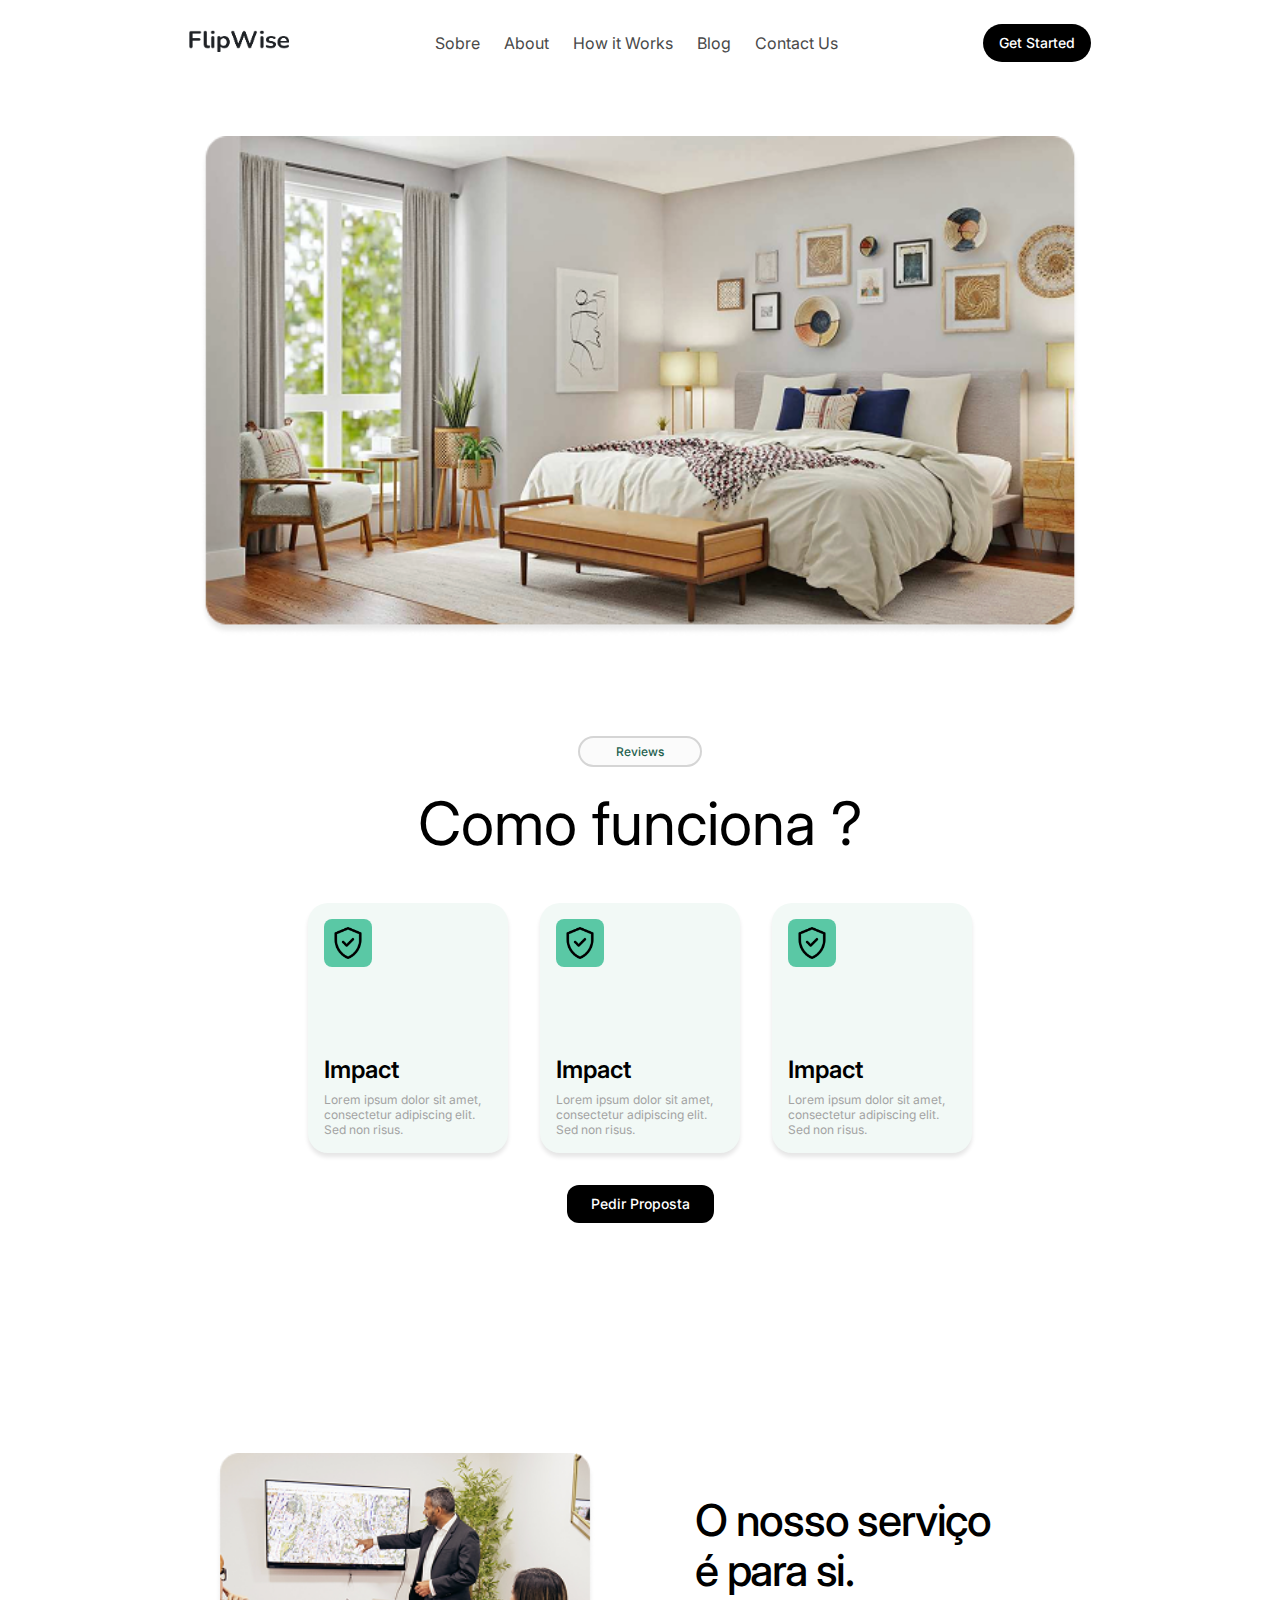
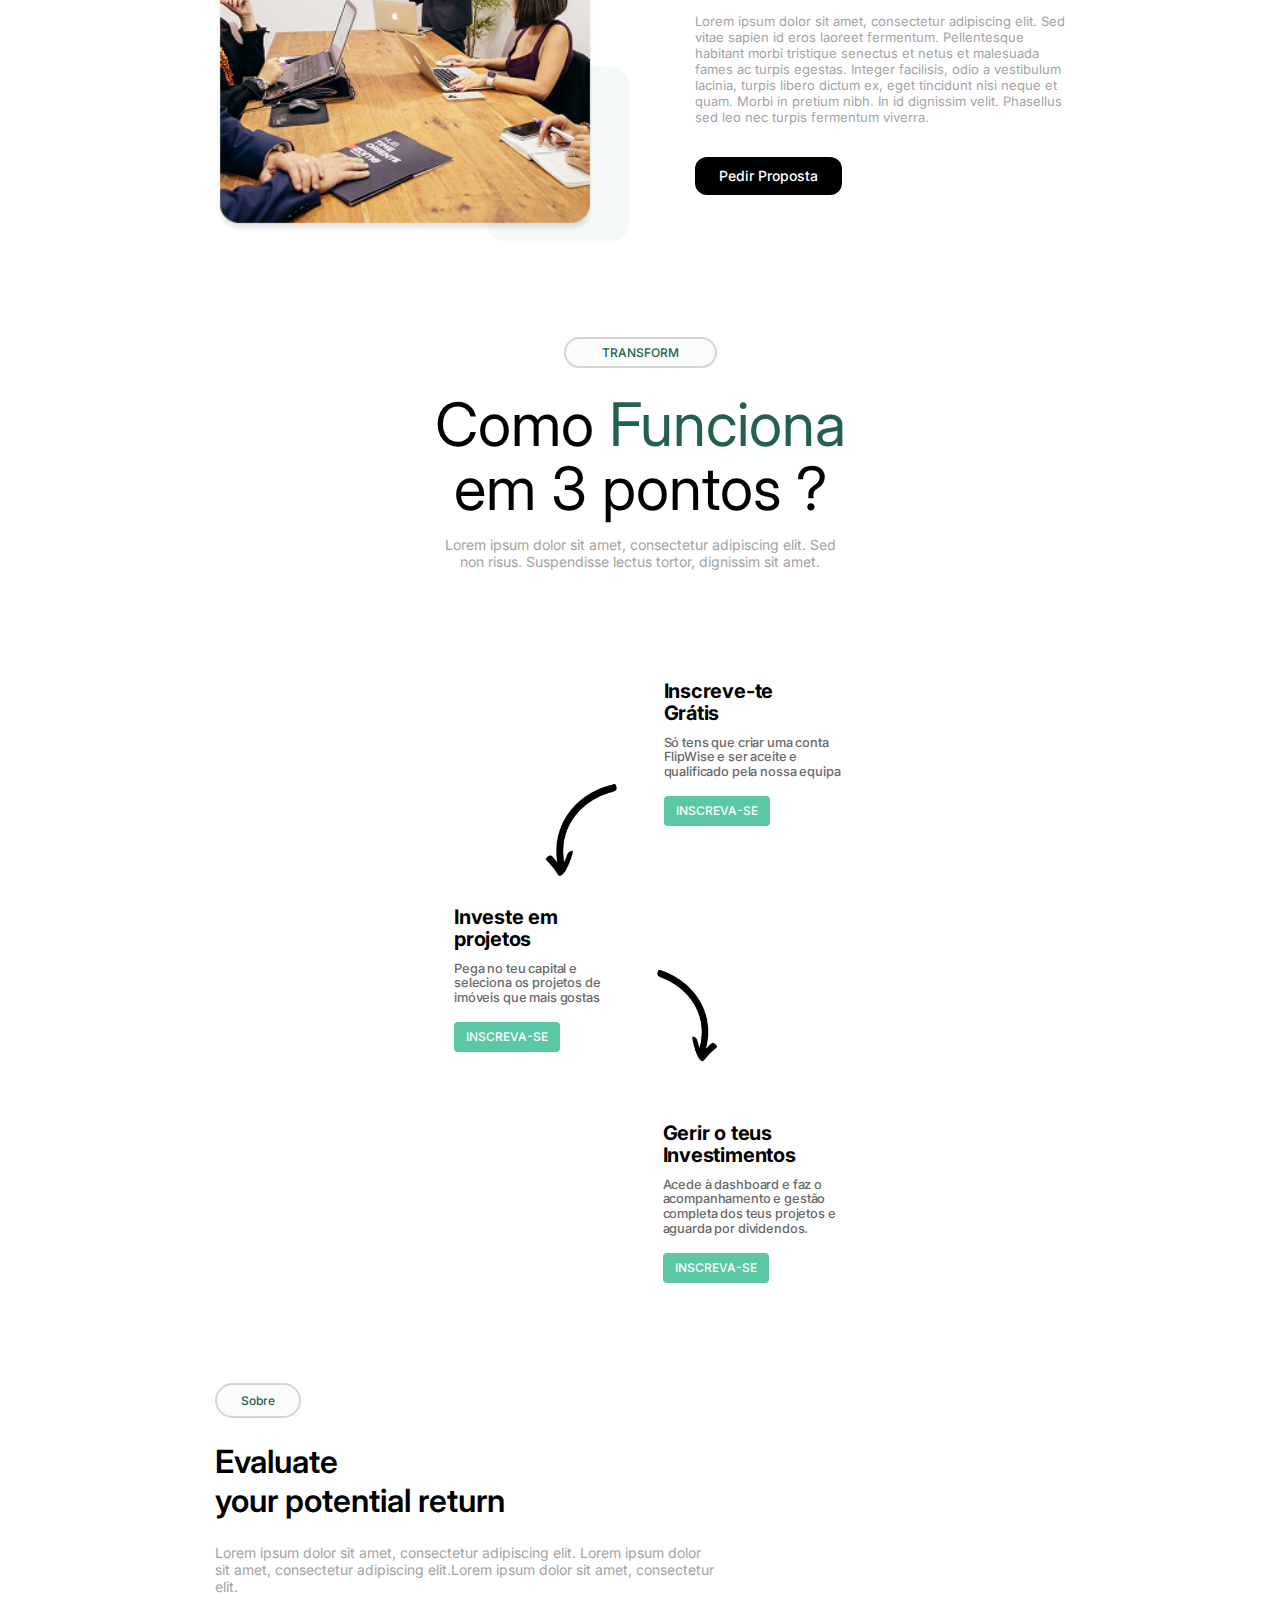
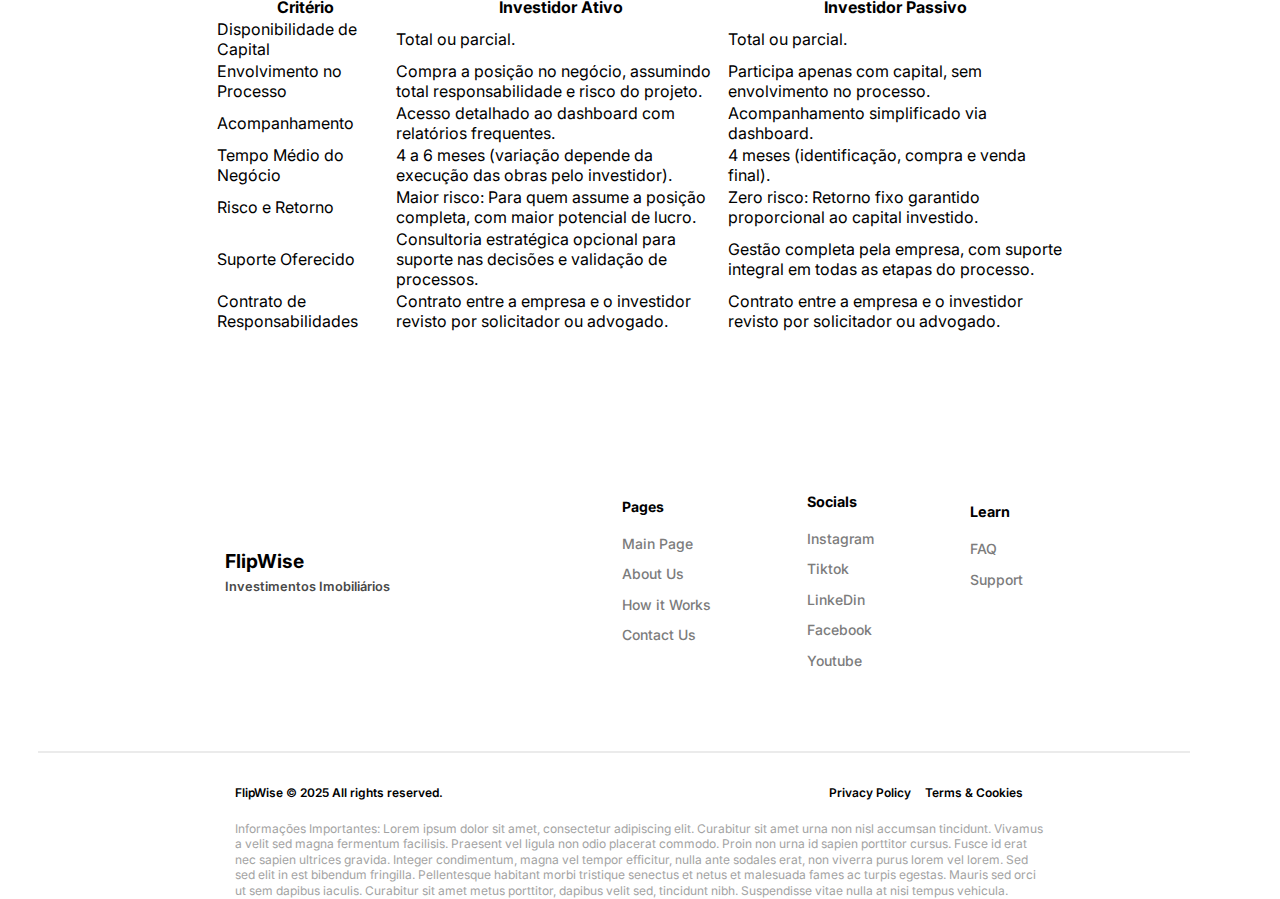
<file: HowitsWork.html>
<!DOCTYPE html>
<html lang="en">
  <head>
    <meta charset="UTF-8" />
    <meta name="viewport" content="width=device-width, initial-scale=1.0" />
    <title>How its Work</title>
    <link rel="stylesheet" href="styles/component.css" />
    <link rel="stylesheet" href="styles/style.css" />
    <link rel="stylesheet" href="styles/reset.css" />
    <link rel="stylesheet" href="styles/variables.css" />
    <link rel="stylesheet" href="styles/responsive.css" />
    <link rel="stylesheet" href="styles/howitswork.css" />
    <link rel="stylesheet" href="styles/about.css" />
    <link
      rel="stylesheet"
      href="https://cdn.jsdelivr.net/npm/swiper@11/swiper-bundle.min.css"
    />
    <link
      rel="stylesheet"
      href="https://cdnjs.cloudflare.com/ajax/libs/font-awesome/6.7.2/css/all.min.css"
    />
  </head>
  <body>
    <div class="container">
      <!-- Header  -->
      <header>
        <nav class="navbar">
          <a href="/">
            <img src="./assets/logo.png" alt="Filpwise" width="100px"
          /></a>
          <ul class="list nav">
            <li>
              <a href="/opportunities.html">Sobre</a>
            </li>
            <li>
              <a href="/About.html">About</a>
            </li>
            <li>
              <a href="/HowitsWork.html">How it Works</a>
            </li>
            <li>
              <a href="/Blog.html">Blog</a>
            </li>
            <li>
              <a href="/Contact.html">Contact Us</a>
            </li>
          </ul>
          <div class="menu">
            <button class="button rounded-full">Get Started</button>
            <div class="menu-toggle" id="menu-toggle">
              <i class="fa-solid fa-bars"></i>
            </div>
          </div>
        </nav>
      </header>
    </div>
    <section class="hero-section">
      <img
        src="./assets/hero-sec.png"
        alt="hero-sec-img"
        class="hero-sec-img"
      />
    </section>
    <!-- impact-steps  -->
    <section class="impact-steps spacer div-center column-direction">
      <div class="badge">Reviews</div>
      <h2 class="text-center mt-6">Como funciona ?</h2>
      <div class="impact-steps-cards impact-steps-cards-1">
        <div class="impact-card impact-card-1">
          <div class="impact-card-img div-center">
            <img src="./assets/tick.png" alt="check-img" width="32px" />
          </div>
          <div class="impact-card-content">
            <h4>Impact</h4>
            <p class="sm-para">
              Lorem ipsum dolor sit amet, consectetur adipiscing elit. Sed non
              risus.
            </p>
          </div>
        </div>
        <div class="impact-card impact-card-1">
          <div class="impact-card-img div-center">
            <img src="./assets/tick.png" alt="check-img" width="32px" />
          </div>
          <div class="impact-card-content">
            <h4>Impact</h4>
            <p class="sm-para">
              Lorem ipsum dolor sit amet, consectetur adipiscing elit. Sed non
              risus.
            </p>
          </div>
        </div>
        <div class="impact-card impact-card-1">
          <div class="impact-card-img div-center">
            <img src="./assets/tick.png" alt="check-img" width="32px" />
          </div>
          <div class="impact-card-content">
            <h4>Impact</h4>
            <p class="sm-para">
              Lorem ipsum dolor sit amet, consectetur adipiscing elit. Sed non
              risus.
            </p>
          </div>
        </div>
      </div>
      <button class="button mt-8">Pedir Proposta</button>
    </section>
    <!-- how its Works -->
    <section class="how-its-works spacer div-center column-direction">
      <div class="img-sec">
        <div class="img-sec-overlay">
          <img src="./assets/its-work.png" alt="Work" class="work-img" />
          <div class="overlay-img">
            <img src="./assets/image-sec-overlay.png" alt="" />
          </div>
        </div>
        <div class="how-its-work-content">
          <h3>
            O nosso serviço <br />
            é para si.
          </h3>
          <p>
            Lorem ipsum dolor sit amet, consectetur adipiscing elit. Sed vitae
            sapien id eros laoreet fermentum. Pellentesque habitant morbi
            tristique senectus et netus et malesuada fames ac turpis egestas.
            Integer facilisis, odio a vestibulum lacinia, turpis libero dictum
            ex, eget tincidunt nisi neque et quam. Morbi in pretium nibh. In id
            dignissim velit. Phasellus sed leo nec turpis fermentum viverra.
          </p>
          <button class="button mt-8">Pedir Proposta</button>
        </div>
      </div>
    </section>

    <section class="how-its-work spacer div-center column-direction">
      <div class="badge">TRANSFORM</div>
      <h2 class="mt-6">
        Como <span class="highlight">Funciona </span> <br />
        em 3 pontos ?
      </h2>
      <p class="heading-para">
        Lorem ipsum dolor sit amet, consectetur adipiscing elit. Sed non risus.
        Suspendisse lectus tortor, dignissim sit amet.
      </p>
      <div class="how-its-work-cards">
        <div class="how-its-work-card">
          <div class="arrow">
            <img src="assets/leftarrow.png" alt="arrow" class="left-img" />
          </div>
          <div class="small-box-card"></div>
          <div class="card-text">
            <h4>Inscreve-te Grátis</h4>
            <p>
              Só tens que criar uma conta FlipWise e ser aceite e qualificado
              pela nossa equipa
            </p>
            <button class="button sm-btn">INSCREVA-SE</button>
          </div>
        </div>
        <div class="how-its-work-card">
          <div class="card-text">
            <h4>Investe em projetos</h4>
            <p style="width: 150px">
              Pega no teu capital e seleciona os projetos de imóveis que mais
              gostas
            </p>
            <button class="button sm-btn">INSCREVA-SE</button>
          </div>
          <div class="small-box-card"></div>
          <div class="arrow">
            <img src="assets/rightarrow.png" alt="" class="right-img" />
          </div>
        </div>
        <div class="how-its-work-card">
          <div class="small-box-card"></div>
          <div class="card-text">
            <h4>Gerir o teus Investimentos</h4>
            <p>
              Acede à dashboard e faz o acompanhamento e gestão completa dos
              teus projetos e aguarda por dividendos.
            </p>
            <button class="button sm-btn">INSCREVA-SE</button>
          </div>
        </div>
      </div>
    </section>

    <section class="evaluate spacer column-direction">
      <div class="evaluate-wrapper">
        <div class="evaluate-left">
          <div class="badge" style="padding: 8px 24px">Sobre</div>
          <h3 class="mt-6">
            Evaluate <br />
            your potential return
          </h3>
          <p class="mt-6" style="max-width: 500px">
            Lorem ipsum dolor sit amet, consectetur adipiscing elit. Lorem ipsum
            dolor sit amet, consectetur adipiscing elit.Lorem ipsum dolor sit
            amet, consectetur elit.
          </p>
        </div>
      </div>
      <div class="table-container">
        <table>
          <thead>
            <tr>
              <th>Critério</th>
              <th>Investidor Ativo</th>
              <th>Investidor Passivo</th>
            </tr>
          </thead>
          <tbody>
            <tr>
              <td>Disponibilidade de Capital</td>
              <td>Total ou parcial.</td>
              <td>Total ou parcial.</td>
            </tr>
            <tr>
              <td>Envolvimento no Processo</td>
              <td>
                Compra a posição no negócio, assumindo total responsabilidade e
                risco do projeto.
              </td>
              <td>
                Participa apenas com capital, sem envolvimento no processo.
              </td>
            </tr>
            <tr>
              <td>Acompanhamento</td>
              <td>Acesso detalhado ao dashboard com relatórios frequentes.</td>
              <td>Acompanhamento simplificado via dashboard.</td>
            </tr>
            <tr>
              <td>Tempo Médio do Negócio</td>
              <td>
                4 a 6 meses (variação depende da execução das obras pelo
                investidor).
              </td>
              <td>4 meses (identificação, compra e venda final).</td>
            </tr>
            <tr>
              <td>Risco e Retorno</td>
              <td>
                Maior risco: Para quem assume a posição completa, com maior
                potencial de lucro.
              </td>
              <td>
                Zero risco: Retorno fixo garantido proporcional ao capital
                investido.
              </td>
            </tr>
            <tr>
              <td>Suporte Oferecido</td>
              <td>
                Consultoria estratégica opcional para suporte nas decisões e
                validação de processos.
              </td>
              <td>
                Gestão completa pela empresa, com suporte integral em todas as
                etapas do processo.
              </td>
            </tr>
            <tr>
              <td>Contrato de Responsabilidades</td>
              <td>
                Contrato entre a empresa e o investidor revisto por solicitador
                ou advogado.
              </td>
              <td>
                Contrato entre a empresa e o investidor revisto por solicitador
                ou advogado.
              </td>
            </tr>
          </tbody>
        </table>
      </div>
    </section>

    <!-- ABOUT SECTION  -->

    <section class="about">
      <div class="about-container">
        <div class="about-left">
          <h1>FlipWise</h1>
          <p>Investimentos Imobiliários</p>
        </div>
        <div class="about-right">
          <div class="pages">
            <h1>Pages</h1>
            <a href="/">Main Page</a>
            <a href="/About.html">About Us</a>
            <a href="/HowitsWork.html">How it Works</a>
            <a href="/Contact.html">Contact Us</a>
          </div>
          <div class="socials">
            <h1>Socials</h1>
            <a href="#">Instagram</a>
            <a href="#">Tiktok</a>
            <a href="#">LinkeDin</a>
            <a href="#">Facebook</a>
            <a href="#">Youtube</a>
          </div>
          <div class="learn">
            <h1>Learn</h1>
            <a href="#">FAQ</a>
            <a href="#">Support</a>
          </div>
        </div>
      </div>
    </section>

    <hr class="line" />

    <!-- FOOTER SECTION  -->
    <section class="footer">
      <div class="footer-wrapper">
        <div class="footer-container">
          <div class="footer-left">
            <p>FlipWise © 2025 All rights reserved.</p>
          </div>
          <div class="footer-right">
            <a href="#">Privacy Policy</a>
            <a href="#">Terms & Cookies</a>
          </div>
        </div>
        <div class="footer-para">
          <p>
            Informações Importantes: Lorem ipsum dolor sit amet, consectetur
            adipiscing elit. Curabitur sit amet urna non nisl accumsan
            tincidunt. Vivamus a velit sed magna fermentum facilisis. Praesent
            vel ligula non odio placerat commodo. Proin non urna id sapien
            porttitor cursus. Fusce id erat nec sapien ultrices gravida. Integer
            condimentum, magna vel tempor efficitur, nulla ante sodales erat,
            non viverra purus lorem vel lorem. Sed sed elit in est bibendum
            fringilla. Pellentesque habitant morbi tristique senectus et netus
            et malesuada fames ac turpis egestas. Mauris sed orci ut sem dapibus
            iaculis. Curabitur sit amet metus porttitor, dapibus velit sed,
            tincidunt nibh. Suspendisse vitae nulla at nisi tempus vehicula.
          </p>
        </div>
      </div>
    </section>
    <script src="script.js"></script>
  </body>
</html>
</file>
<file: styles/component.css>
.button {
  font-weight: 500;
  font-size: 16px;
  line-height: 125%;
  letter-spacing: -1.1%;
  color: var(--text-white);
  background: var(--bg-primary);
  border-radius: 12px;
  padding: 0 24px;
  font-size: 14px;
  cursor: pointer;
  transition: all 0.3s ease-in-out;
  height: 38px;
  border: none;
  display: flex;
  align-items: center;
  justify-content: center;
}
.rounded-full {
  border-radius: 30px;
  padding: 0 16px;
}
.sm-btn {
  padding: 0 12px;
  background: var(--brand-color);
  height: 30px;
  font-size: 12px;
  border-radius: 4px;
}
.button:hover {
  background-color: var(--text-brand-color);
}
.max-w-max {
  max-width: max-content;
}

.justify-between {
  justify-content: space-between;
}

.highlight {
  color: var(--text-brand-color);
}
.text-center {
  text-align: center;
}
.sm-para {
  font-size: 12px;
  font-weight: 400;
  color: var(--text-foreground);
}
.heading-para {
  margin-top: 16px;
  max-width: 400px;
  text-align: center;
}
.spacer {
  margin-top: 100px;
}
.badge {
  background: var(--badge-color);
  border-radius: 32px;
  padding: 6px 36px;
  color: var(--text-brand-color);
  font-size: 12px;
  font-weight: 500;
  border: 2px solid var(--border-color);
  max-width: max-content;
}
.div-center {
  display: flex;
  align-items: center;
  justify-content: center;
}
.column-direction {
  flex-direction: column;
}
.mt-6 {
  margin-top: 24px;
}
.mt-8 {
  margin-top: 32px;
}

.impact-card {
  background: var(--card-color);
  padding: 16px;
  border-radius: 20px;
  max-width: 200px;
  height: 250px;
  transition: all 0.3s ease-in-out;
  display: flex;
  justify-content: space-between;
  flex-direction: column;
  box-shadow: 0px 4px 4px rgba(0, 0, 0, 0.1);
  cursor: pointer;
}
.impact-card:hover {
  transform: translateY(-10px);
}
.ellipse {
  border-radius: 50%;
  width: 36px;
  height: 36px;
  background: var(--brand-color);
  display: flex;
  align-items: center;
  justify-content: center;
  transition: all 0.3s ease-in-out;
}
.text-foreground {
  color: var(--text-foreground);
}
.invest-card {
  height: 100%;
  max-width: 306px;
  padding: 8px;
  border-radius: 8px;
  position: relative;
  background-color: transparent;
}
</file>
<file: styles/style.css>
.navbar {
  display: flex;
  align-items: center;
  justify-content: space-between;
  width: 100%;
  padding: 24px 0;
}
.menu {
  display: flex;
  align-items: center;
  gap: 16px;
}
.menu-toggle {
  display: none;
  font-size: 1.5rem;
  cursor: pointer;
}
.list {
  display: flex;
  align-items: center;
  gap: 24px;
}
.list li {
  cursor: pointer;
  color: var(--text-color-light);
  transition: all 0.3s ease-in-out;
}
.list li:hover {
  color: var(--text-brand-color);
  text-decoration: underline;
}

/* hero  */

.hero {
  display: flex;
  align-items: center;
  justify-content: center;
  flex-direction: column;
  margin-top: 56px;
}

.hero-img {
  margin-top: 60px;
  width: 100%;
}
.title-btn {
  display: flex;
  align-items: center;
  margin-bottom: 12px;
  gap: 20px;
  margin-top: 8px;
}
.title-btn h2 {
  font-size: 46px;
}
.title-btn button {
  margin-top: 0;
}
.ready-to-invest {
  display: flex;
  align-items: center;
  justify-content: center;
  gap: 20px;
  width: 100%;
}
.invest-cards {
  display: flex;
  gap: 24px;
  max-width: 850px;
  margin-right: 80px;
}
.card-wrap {
  display: flex;
  flex-direction: column;
  gap: 16px;
  height: 100%;
}
.card-top-content {
  display: flex;
  flex-direction: column;
  gap: 8px;
  position: relative;
}
.card-status {
  position: absolute;
  top: 12px;
  left: 12px;
  text-transform: capitalize;
  z-index: 3;
}
.status-wrapper {
  padding: 2px;
  background-color: rgb(255, 255, 255);
  display: flex;
  gap: 6px;
  -webkit-box-align: center;
  align-items: center;
  border-radius: 6px;
}
.status {
  border-radius: 4px;
  background: rgb(195, 244, 212);
  display: flex;
  -webkit-box-align: center;
  align-items: center;
  -webkit-box-pack: center;
  justify-content: center;
  white-space: nowrap;
  padding: 4px 6px;
  width: fit-content;
  font-size: 10px;
  line-height: 12px;
  font-weight: 600;
  text-transform: uppercase;
  color: rgb(7, 95, 36);
}
.status-time {
  padding-right: 6px;
}
.status-time p {
  font-size: 11px;
  line-height: 14px;
  color: rgb(88, 98, 111);
}
.card-images {
  width: 100%;
  height: 200px;
  position: relative;
  border-radius: 8px;
}
.swiper {
  width: 100%;
  height: 200px;
  border-radius: 8px;
}

.swiper-slide {
  display: flex;
  justify-content: center;
  align-items: center;
  border-radius: 8px;
  height: 100%;
}
.swiper-button-next::after {
  font-size: 14px !important;
  color: white;
}
.swiper-button-prev::after {
  font-size: 14px !important;
  color: white;
}
.swiper-button-next,
.swiper-button-prev {
  flex-shrink: 0;
  background-color: black;
  border-radius: 50%;
  width: 32px !important;
  height: 32px !important;
  display: flex;
  align-items: center;
  justify-content: center;
}
.swiper-button-prev:hover {
  background-color: #333;
}
.swiper-button-next:hover {
  background-color: #333;
}
.swiper-pagination-bullet {
  opacity: 100% !important;
}
.top-content {
  display: flex;
  flex-direction: column;
  gap: 4px;
}
.content-id {
  display: flex;
  -webkit-box-pack: justify;
  justify-content: space-between;
  align-items: flex-start;
  gap: 4px;
  min-height: 24px;
  height: 100%;
}
.id-name {
  display: flex;
  -webkit-box-align: center;
  align-items: center;
  font-size: 13px;
  font-weight: 600;
  line-height: 18px;
  column-gap: 4px;
}
.id-text {
  font-size: 13px;
  font-weight: 600;
  line-height: 18px;
  color: rgb(36, 76, 255);
}
.id {
  font-size: 13px;
  font-weight: 600;
  line-height: 18px;
  color: rgb(36, 76, 255);
}
.name {
  font-size: 13px;
  font-weight: 600;
  line-height: 18px;
  color: #000;
  margin-left: 8px;
}
.badge-wrapper {
  cursor: pointer;
}
.badge-wrapper .badge {
  background: rgb(209, 244, 255);
  display: flex;
  -webkit-box-pack: center;
  justify-content: center;
  white-space: nowrap;
  width: fit-content;
  column-gap: 2px;
  -webkit-box-align: center;
  align-items: center;
  padding: 2px 6px;
  max-height: 18px;
  font-size: 12px;
  line-height: 14px;
  font-weight: 500;
  border-radius: 16px;
  border: 1px solid rgb(209, 244, 255);
  color: #000;
}
.badge svg {
  width: 10px;
  height: 10px;
  margin-right: 4px;
}
.flag {
  display: flex;
  -webkit-box-align: center;
  align-items: center;
  -webkit-box-pack: center;
  justify-content: center;
  width: 22px;
  height: 22px;
  border-radius: 50px;
  overflow: hidden;
}
.investors-count {
  font-size: 13px;
}

.progress-wrapper {
  width: 100%;
  height: 8px;
  border-radius: 4px;
  overflow: hidden;
  display: flex;
}
.progress-wrap {
  min-width: 16px;
  flex: 0.334576 1 0%;
  background-color: rgb(65, 195, 108);
  height: 100%;
}
.progress {
  min-width: 16px;
  flex: 0.665424 1 0%;
  background-color: rgb(234, 236, 238);
  height: 100%;
}
.progress-text {
  display: flex;
  align-items: center;
  justify-content: space-between;
}
.table {
  display: flex;
  gap: 100px;
  margin-top: 8px;
}
.row-wrap {
  display: flex;
  flex-direction: column;
  gap: 16px;
}
.row {
  display: flex;
  align-items: start;
  flex-direction: column;
  gap: 8px;
}
.row p:last-child {
  font-size: 14px;
  color: #000;
  font-weight: 500;
}
.row p:first-child {
  font-size: 12px;
}
.badge-success {
  border-radius: 4px;
  background: rgb(205, 238, 198);
  display: flex;
  -webkit-box-align: center;
  align-items: center;
  -webkit-box-pack: center;
  justify-content: center;
  white-space: nowrap;
  padding: 4px 6px;
  width: fit-content;
  font-size: 10px !important;
  line-height: 12px;
  font-weight: 600;
  text-transform: uppercase;
}
.invest-button {
  margin-top: 16px;
  -webkit-box-align: center;
  align-items: center;
  border: none;
  cursor: pointer;
  display: flex;
  border-radius: 4px;
  transition: bgsound-color 300ms, bgcolor 300ms cubic-bezier(0.19, 1, 0.22, 1);
  position: relative;
  column-gap: 4px;
  width: 100%;
  -webkit-box-pack: center;
  justify-content: center;
  color: rgb(255, 255, 255);
  background-color: #5ac8a5;
  padding: 8px 16px;
  height: 40px;
  max-height: fit-content;
  font-size: 14px;
  line-height: 24px;
  letter-spacing: 0.2px;
  font-weight: 500;
  transition: all 0.3s;
}
.star-rating {
  display: flex;
  align-items: center;
  gap: 8px;
  margin-top: 16px;
}
.star-rating p {
  color: #000;
}
.invest-button:hover {
  background-color: #41a183;
}
.impact-steps-cards {
  display: flex;
  align-items: center;
  justify-content: center;
  width: 100%;
  margin-top: 48px;
  flex-wrap: wrap;
  gap: 24px;
}
.impact-steps-cards-1 {
  gap: 32px;
}
.top-text-1 {
  position: absolute;
  bottom: 60px;
  left: -10px;
}
.top-text-2 {
  position: absolute;
  top: 85px;
  right: -40px;
}
.vector {
  display: flex;
  align-items: center;
  gap: 12px;
  font-size: 12px;
  color: #000;
  background-color: #fff;
  border-radius: 30px;
  border: 1px solid #ddd;
  padding: 4px 16px 4px 4px;
  font-weight: 500;
}
.vector-icon {
  background-color: #5ac8a5;
  height: 28px;
  width: 28px;
  display: flex;
  align-items: center;
  justify-content: center;
  border-radius: 99999px;
}
.impact-card-img {
  height: 48px;
  width: 48px;
  background-color: var(--brand-color);
  border-radius: 8px;
}
.impact-card-content {
  display: flex;
  flex-direction: column;
  gap: 8px;
}
.real-estate-wrapper {
  display: flex;
  align-items: center;
  justify-content: center;
  width: 100%;
  margin-top: 50px;
  gap: 90px;
}

.real-estate-content {
  display: flex;
  flex-direction: column;
  gap: 36px;
}
.real-estate-list {
  display: flex;
  align-items: start;
  gap: 16px;
}
.real-estate-list h5 {
  font-size: 16px;
  font-weight: 600;
  margin-bottom: 4px;
}
.phone-img {
  position: absolute;
  position: absolute;
  top: 0;
  left: 50%;
  transform: translate(-50%, 28px);
}
.phone-image {
  position: relative;
}
.top-text {
  position: absolute;
  top: 46%;
  left: 16px;
}

.top-text h4 {
  font-size: 22px;
}
.top-text p {
  font-size: 10px;
  color: #4c4c4c;
  margin-left: 4px;
}
.bottom-text {
  position: absolute;
  bottom: 24%;
  width: 100%;
  display: flex;
  justify-content: space-around;
}
.phone-text h4 {
  font-size: 24px;
  line-height: 1;
}
.phone-text span {
  font-size: 9px;
}
.financed-section {
  border: 1px solid var(--border-color);
  border-radius: 14px;
  padding: 32px;
  max-width: 850px;
}
.financed-content {
  display: flex;
}
.financed-content h3 {
  flex: 2;
}
.financed-content p {
  font-size: 12px;
  flex: 1;
}
.financed-numbers {
  display: grid;
  grid-template-columns: repeat(3, 1fr);
  gap: 100px;
  row-gap: 42px;
  padding-left: 36px;
  margin-top: 16px;
}
.financed-number {
  display: flex;
  flex-direction: column;
}
.financed-number h3 {
  font-size: 48px;
  font-weight: 500;
}
.financed-number h3 span {
  font-size: 42px;
  margin-left: -12px;
}

.pricing-sec {
  max-width: 850px;
  height: 350px;
  border-radius: 15px;
  background: #f2f9f6;
  box-shadow: 0px 4px 4px 0px #0000001a;
  margin-bottom: 50px;
  display: flex;
  align-items: center;
  justify-content: center;
}
.left {
  margin: 3rem 3.5rem;
  margin-left: 36px;
}

.left h3 {
  font-weight: 700;
  line-height: 112%;
  letter-spacing: -1.1%;
  color: var(--text-color);
  font-size: 36px;
  width: 300px;
  margin-bottom: 20px;
}
.left p {
  font-weight: 400;
  font-size: 0.8rem;
  line-height: 130%;
  letter-spacing: -1.1%;
  color: var(--text-color-light);
  width: 349px;
  margin-bottom: 18px;
}

.right {
  height: 220px;
  border-radius: 10px;
  background-color: var(--bg-secondary);
  margin-right: 36px;
  padding-top: 28px;
}

.row-1 {
  display: flex;
  align-items: center;
  justify-content: space-between;
  margin: 5px 20px;
  font-weight: 600;
  font-size: 0.8rem;
}

.input-con {
  width: 90%;
  background-color: #f1f3f3;
  height: 18px;
  border-radius: 50px;
  margin: 5px 20px;
  display: flex;
  align-items: center;
  justify-content: center;
}

input[type="range"] {
  -webkit-appearance: none;
  width: 200px;
  height: 30px;
  background: transparent;
  position: relative;
  accent-color: #5ac8a5;
  width: 95%;
}

.row-2 {
  display: flex;
  align-items: center;
  justify-content: space-between;
  margin: 5px 20px;
  font-weight: 600;
}
.row-2 p {
  font-size: 0.8rem;
}
.row-2 #interestAmount {
  font-weight: 500;
  font-family: inter;
  font-size: 2.2rem;
  color: black;
}
.row-2 span {
  color: #d5d5d5;
  margin-right: 14px;
}

.row-3 {
  display: flex;
  align-items: center;
  justify-content: space-between;
  margin: 18px 20px;
  font-weight: 600;
  font-size: 0.8rem;
}
.slider {
  background: white;
  min-height: 100px;
  margin: auto;
  overflow: hidden;
  position: relative;
  max-width: 960px;
}
.slider-text {
  display: flex;
  align-items: center;
  justify-content: center;
  flex-direction: column;
  padding: 1rem;
  text-align: center;
}

.slider-text h1 {
  font-weight: 400;
  font-size: 2.3rem;
  line-height: 1.2;
  letter-spacing: -0.05em;
  width: 90%;
  max-width: 294px;
  height: auto;
}

.slider-text h1 span {
  color: #28705a;
}

.slider-text p {
  font-weight: 400;
  font-size: 1rem;
  line-height: 1.3;
  letter-spacing: -0.011em;
  width: 90%;
  max-width: 402px;
}
.slide-card {
  max-width: 220px;
  height: auto;
  min-height: 200px;
  max-height: 200px;
  border-radius: 18px;
  border: 1px solid #d0d0d0;
  box-shadow: 0px 4px 4px 0px #0000001a;
  flex-shrink: 0;
  transition: transform 0.5s ease;
  display: flex;
  align-items: center;
  gap: 1rem;
  padding: 20px;
  margin-top: 20px;
  width: 100%;

  overflow: hidden;
  position: relative;
}

.slider::before,
.slider::after {
  background: linear-gradient(to right, white, transparent);
  content: "";
  height: 100px;
  position: absolute;
  width: 200px;
  z-index: 2;
}

.slider::after {
  right: 0;
  top: 0;
  transform: rotateZ(180deg);
}

.slider::before {
  left: 0;
  top: 0;
}

.slider .slide-track {
  animation: scroll 40s linear infinite;
  display: flex;
  width: calc(250px * 14);
}

.slider .slide {
  min-height: 100px;
  max-width: 250px;
  width: 100%;
}
.slide-image {
  display: flex;
  align-items: center;
  margin-top: 24px;
  gap: 12px;
}
.slide-image img {
  height: 36px;
  width: 36px;
  border-radius: 50%;
  object-fit: cover;
}
.slideimage-text h3 {
  font-size: 14px;
  margin-bottom: 2px;
}
.slideimage-text p {
  font-size: 10px;
  color: #4c4c4c;
}
.fa-star {
  color: #41a183;
}
.slide-text p {
  font-size: 13px;
  margin-top: 18px;
}
@keyframes scroll {
  0% {
    transform: translateX(0);
  }
  100% {
    transform: translateX(-50%);
  }
}
@media (max-width: 768px) {
  .slider-text h1 {
    font-size: 1.8rem;
    max-width: 90%;
  }

  .slider-text p {
    font-size: 0.9rem;
    max-width: 95%;
  }

  .slide-card {
    max-width: 180px;
    min-height: 180px;
    max-height: 180px;
    padding: 15px;
    gap: 0.5rem;
  }

  .slide-image img {
    height: 28px;
    width: 28px;
  }

  .slideimage-text h3 {
    font-size: 12px;
  }

  .slideimage-text p {
    font-size: 9px;
  }

  .slide-text p {
    font-size: 11px;
  }

  .slider .slide-track {
    width: calc(200px * 14);
  }

  .slider .slide {
    max-width: 200px;
  }

  .slider::before,
  .slider::after {
    width: 100px;
  }
}

@media (max-width: 480px) {
  .slider-text h1 {
    font-size: 1.5rem;
  }

  .slide-card {
    max-width: 150px;
    min-height: 160px;
    max-height: 160px;
    padding: 10px;
  }

  .slider .slide-track {
    width: calc(180px * 14);
  }

  .slider .slide {
    max-width: 180px;
  }

  .slide-text p {
    font-size: 10px;
  }
}

/* CONTACT SECTION  */
.contact {
  display: flex;
  align-items: center;
  justify-content: center;
}
.contact-container {
  max-width: 840px;
  width: 100%;
  border-radius: 15px;
  border-width: 1px;
  border: 1px solid var(--border-color);
  box-shadow: 0px 4px 4px 0px #0000001a;
  margin-bottom: 20px;
  display: flex;
  align-items: center;
  justify-content: space-between;
}

.contact-text {
  display: flex;
  flex-direction: column;
  gap: 1.3rem;
  padding: 32px 24px;
}
.contact-text h3 {
  font-weight: 700;
  font-size: 25px;
  line-height: 110.00000000000001%;
  letter-spacing: -1.1%;
  color: #000000;
}
.contact-text p {
  font-weight: 400;
  font-size: 0.8rem;
  line-height: 130%;
  letter-spacing: -1.1%;
  color: var(--text-color-light);
}
.contact-btn {
  margin-right: 24px;
}

/* ABOUT SECTION  */
.about {
  display: flex;
  align-items: center;
  justify-content: center;
  margin-top: 60px;
}
.about-container {
  width: 830px;
  border-radius: 15px;
  margin-top: 80px;
  margin-bottom: 20px;
  display: flex;
  align-items: center;
  justify-content: space-between;
}

.about-left h1 {
  font-weight: 700;
  font-size: 1.2rem;
  line-height: 125%;
  letter-spacing: -1.1%;
  color: var(--text-color);
  text-align: left;
  margin-bottom: 6px;
}

.about-left p {
  font-weight: 600;
  font-size: 0.8rem;
  line-height: 130%;
  letter-spacing: -1.1%;
  text-align: center;
  color: var(--text-color-light);
}

.about-right {
  display: flex;
  align-items: center;
  flex-direction: row;
  gap: 6rem;
  margin-right: 32px;
}

.pages {
  display: flex;
  flex-direction: column;
  gap: 9px;
}

.pages h1 {
  font-weight: 700;
  font-size: 14px;
  line-height: 125%;
  letter-spacing: -1.1%;
  color: var(--text-color);
  margin-bottom: 8px;
  text-align: left;
}
.pages a {
  font-weight: 500;
  font-size: 14px;
  line-height: 125%;
  letter-spacing: -1.1%;
  color: #7c7c7c;
  margin: 2px 0;
}
.socials {
  display: flex;
  flex-direction: column;
  gap: 9px;
  margin-top: 20px;
}

.socials h1 {
  font-weight: 700;
  font-size: 0.9rem;
  line-height: 125%;
  letter-spacing: -1.1%;
  color: var(--text-color);
  margin-bottom: 8px;
  text-align: left;
}
.socials a {
  font-weight: 500;
  font-size: 14px;
  line-height: 125%;
  letter-spacing: -1.1%;
  color: #7c7c7c;
  margin: 2px 0;
}
.learn {
  display: flex;
  flex-direction: column;
  gap: 9px;
  margin-bottom: 50px;
}

.learn h1 {
  font-weight: 700;
  font-size: 0.9rem;
  line-height: 125%;
  letter-spacing: -1.1%;
  color: var(--text-color);
  margin-bottom: 8px;
  text-align: left;
}
.learn a {
  font-weight: 500;
  font-size: 14px;
  line-height: 125%;
  letter-spacing: -1.1%;
  color: #7c7c7c;
  margin: 2px 0;
}
.line {
  width: 90%;
  border-width: 1px;
  border: 1px solid #ebebeb;
  margin-left: 38px;
  margin-top: 60px;
}

/* FOOTER SECTION  */
.footer {
  display: flex;
  align-items: center;
  justify-content: center;
  margin: 32px 0;
}

.footer-container {
  display: flex;
  align-items: center;
  justify-content: space-between;
}
.footer-left p {
  font-weight: 600;
  font-size: 12px;
  line-height: 130%;
  letter-spacing: -1.1%;
  text-align: center;
  color: var(--text-color);
}

.footer-right a {
  font-weight: 600;
  font-size: 12px;
  line-height: 130%;
  letter-spacing: -1.1%;
  text-align: center;
}
.footer-right {
  display: flex;
  margin-right: 22px;
  gap: 14px;
}

.footer-para p {
  font-weight: 400;
  font-size: 12px;
  line-height: 130%;
  letter-spacing: -1.1%;
  max-width: 810px;
  margin-top: 20px;
}
</file>
<file: styles/variables.css>
:root {
  --text-color-light: #494949;
  --hover-color: ;
  --brand-color: #5ac8a5;
  --bg-primary: #000;
  --bg-secondary: #fff;
  --border-color: #d5d5d5;
  --badge-color: #fbfbfb;
  --text-brand-color: #23614e;
  --card-color: #f2f9f6;
  --text-foreground: #a3a3a3;
  --text-color: #000;
  --text-white: #fff;
}
</file>
<file: styles/responsive.css>
@media (max-width: 990px) {
  .invest-cards {
    flex-wrap: wrap;
    margin-right: 0;
  }
  .title-btn {
    flex-direction: column;
  }
}
@media screen and (max-width: 690px) {
  .spacer {
    margin-top: 60px;
  }
  h1,
  h2,
  .title-btn h2 {
    font-size: 48px;
    line-height: 50px;
  }
  .nav {
    display: none;
    flex-direction: column;
    position: absolute;
    top: 72px;
    left: 0;
    right: 0;
    width: 100%;
    background-color: white;
    box-shadow: 0 4px 12px rgba(0, 0, 0, 0.1);
    padding: 1rem 2rem;
    z-index: 1;
    text-align: center;
  }

  .nav.show {
    display: flex;
  }

  .menu-toggle {
    display: block;
  }
  .invest-card {
    min-width: 100%;
  }
  .ready-to-invest,
  .real-estate,
  .all-center,
  .contact,
  .hero-section,
  .impact-steps-cards,
  .projects-cards {
    padding: 0 24px;
  }
  .slide-image {
    margin-top: 8px;
  }
  .slider {
    max-width: 350px;
  }
  .impact-steps-cards {
    flex-direction: column;
  }
  .impact-card {
    max-width: 100% !important;
    padding: 24px;
  }
  .real-estate-wrapper {
    flex-direction: column-reverse;
    gap: 40px;
  }
  .financed-content {
    flex-direction: column;
    gap: 20px;
  }
  .financed-numbers {
    grid-template-columns: repeat(2, 1fr);
  }
  .pricing-sec {
    flex-direction: column;
    min-height: 600px;
    gap: 20px;
  }
  .pricing-sec .right {
    max-width: 430px;
    margin: 0 20px;
  }
  .pricing-sec .left {
    margin: 1rem;
    width: 100%;
    padding-left: 30px;
  }
  .contact-container {
    flex-direction: column;
    align-items: start;
  }
  .contact-btn {
    margin-left: 12px;
    margin-bottom: 16px;
  }
  .about {
    padding: 0 24px;
  }
  .about-container {
    max-width: 100%;
    flex-direction: column;
    align-items: start;
    gap: 32px;
  }
  .about-right {
    flex-wrap: wrap;
  }
  .contact-text p {
    max-width: 400px;
  }
  .how-its-work-cards {
    margin-left: 64px;
    gap: 32px;
  }
  .how-its-work-card {
    flex-direction: column-reverse;
    align-items: baseline;
    gap: 32px;
    margin-right: 46px;
  }
  .how-its-work-card:first-child {
    flex-direction: column;
    margin-left: 0;
    margin-right: 0;
  }

  .how-its-work-card:last-child {
    flex-direction: column;
    margin-left: 0;
    margin-top: 50px;
    margin-right: 0;
  }
  .how-its-work-card .arrow {
    display: none;
  }
}
@media screen and (max-width: 460px) {
  .financed-numbers {
    grid-template-columns: 1fr;
    align-items: start;
  }
  h1,
  h2,
  .title-btn h2 {
    font-size: 32px;
    line-height: 40px;
  }
}
</file>
<file: styles/howitswork.css>
.hero-section {
  display: flex;
  align-items: center;
  justify-content: center;
  width: 100%;
  margin-top: 50px;
}
.hero-section img {
  max-width: 880px;
  width: 100%;
  height: auto;
  object-fit: cover;
}
.how-its-works {
  display: flex;
  justify-content: center;
  align-items: center;
  margin-top: 150px;
}
.img-sec {
  max-width: 850px;
  display: flex;
  gap: 100px;
}
@media screen and (max-width: 768px) {
  .img-sec {
    flex-direction: column-reverse;
    align-items: center;
  }
  .overlay-img {
    display: none;
  }
  .how-its-work-content {
    max-width: 300px;
    padding: 0 24px;
  }
}
.img-sec-overlay {
  position: relative;
}
.img-sec-overlay .work-img {
  width: 380px;
  height: 380px;
  position: relative;
  z-index: 10;
}
.overlay-img {
  z-index: 0;
  position: absolute;
  bottom: -30px;
  right: 0;
  width: 100px;
}
.how-its-work-content h3 {
  font-weight: 500;
  font-size: 44px;
  line-height: 50px;
  letter-spacing: -1.2px;
  margin-bottom: 36px;
}
.how-its-work-content p {
  line-height: 20px;
}
.how-its-work-cards {
  margin-top: 50px;
  display: flex;
  flex-direction: column;
  align-items: center;
  justify-content: center;
  margin-left: 40px;
}
.how-its-work-card {
  display: flex;
  align-items: center;
  justify-content: center;
  margin-right: 160px;
}
.how-its-work-card:first-child {
  margin-left: 100px;
  margin-right: 0;
}

.how-its-work-card:last-child {
  margin-left: 200px;
  margin-top: 50px;
  margin-right: 0;
}

.arrow img {
  width: 102px;
  height: 102px;
}

.arrow .right-img {
  margin-top: 5rem;
}

.arrow .left-img {
  margin-top: 10rem;
}
.card-text {
  margin: 0 30px;
}

.card-text h4 {
  font-weight: 700;
  font-size: 20px;
  line-height: 110%;
  letter-spacing: -0.011em;
  color: var(--text-color);
  width: 150px;
  margin-bottom: 12px;
}

.card-text p {
  font-weight: 500;
  font-size: 0.8rem;
  line-height: 115%;
  letter-spacing: -0.011em;
  color: #696969;
  width: 195px;
  margin-bottom: 16px;
}
@media screen and (max-width: 690px) {
  .how-its-work-cards {
    margin-left: 64px;
    gap: 32px;
  }
  .how-its-work-card {
    flex-direction: column-reverse;
    align-items: baseline;
    gap: 32px;
    margin-right: 46px;
  }
  .how-its-work-card:first-child {
    flex-direction: column;
    margin-left: 0;
    margin-right: 0;
  }

  .how-its-work-card:last-child {
    flex-direction: column;
    margin-left: 0;
    margin-top: 50px;
    margin-right: 0;
  }
  .how-its-work-card .arrow {
    display: none;
  }
}
</file>
<file: styles/about.css>
.img-sec {
  margin-top: 80px;
  align-items: center;
}
.overlay-img {
  bottom: -10px;
  right: 10px;
}
.how-its-work-content h3 {
  margin-bottom: 18px;
}
.how-its-work-content p {
  font-size: 13px;
  line-height: normal;
}
.evaluate {
  max-width: 850px;
  margin-left: auto;
  margin-right: auto;
}
.evaluate-wrapper {
  display: flex;
  align-items: center;
  gap: 64px;
}
.evaluate-cards {
  display: flex;
  flex-direction: column;
  gap: 20px;
  margin-top: 24px;
}
.evaluate-cards-1 {
  display: flex;
  align-items: center;
  gap: 12px;
}

.evaluate-card {
  background-color: white;
  border: 1px solid #e5e9ed;
  box-shadow: 0px 4px 4px rgba(0, 0, 0, 0.1);
  border-radius: 10px;
  display: flex;
  align-items: center;
  gap: 12px;
  height: 62px;
  padding: 0 16px;
  max-width: 265px;
  min-width: 265px;
}
.green-box {
  height: 36px;
  width: 36px;
  border-radius: 8px;
  background: var(--brand-color);
  display: flex;
  align-items: center;
  justify-content: center;
  transition: all 0.3s ease-in-out;
}
.evaluate-card h4 {
  font-size: 14px;
}
.evaluate-right .card-img {
  width: 230px;
  height: 230px;
  border-radius: 16px;
  object-fit: cover;
  transform: rotate(-18deg);
  -webkit-filter: drop-shadow(0px 4px 4px rgba(0, 0, 0, 0.1));
  filter: drop-shadow(0px 4px 4px rgba(0, 0, 0, 0.1));
}
.evaluate-right .left-arrow {
  transform: rotate(-160deg);
  width: 140px;
  margin-top: 16px;
}
.right-img-sec {
  margin-right: 36px;
  border-radius: 16px;
}
.right-img-sec img {
  width: 350px;
  height: 250px;
  object-fit: cover;
  border-radius: 16px;
}
.left {
  margin-left: 36px;
}
@media screen and (max-width: 600px) {
  .evaluate-cards-1 {
    flex-direction: column;
  }
  .evaluate {
    padding: 0 24px;
  }
  .evaluate-right {
    display: none;
  }
}
</file>
<file: styles/blog.css>
.evaluate-right .img {
  width: 370px;
  height: 230px;
  object-fit: cover;
  border-radius: 16px;
}
.evaluate-left a h3 {
  font-weight: 400;
}
.evaluate {
  display: flex;
  flex-direction: column;
  gap: 80px;
}
.blog-date {
  display: flex;
  align-items: end;
  justify-content: end;
  margin-top: 4px;
  font-size: 14px;
  font-weight: 500;
}
.content-wrap {
  display: flex;
  justify-content: center;
  margin-top: 100px;
}
.content-wrapper {
  display: flex;
  flex-direction: column;
  justify-content: center;
  max-width: 850px;
}
.content-btns {
  display: flex;
  align-items: center;
  justify-content: space-between;
}
.content-btns h3 {
  max-width: 500px;
  font-size: 38px;
}
.content-wrapper p {
  margin-top: 32px;
  line-height: 20px;
  font-size: 15px;
}
.share-buttons {
  display: flex;
  align-items: center;
  flex-direction: column;
  gap: 12px;
}
.share-button {
  display: flex;
  align-items: center;
  gap: 8px;
  font-size: 14px;
  background-color: transparent;
  height: 36px;
  border: none;
  padding: 0 16px;
  border-radius: 6px;
  font-weight: 500;
  cursor: pointer;
  transition: all 0.3s;
}
.share-button:hover {
  background-color: #94d9c1;
}
.new-date {
  font-size: 14px;
  font-weight: 500;
}
@media screen and (max-width: 768px) {
  .content-wrapper {
    padding: 0 24px;
  }
  .evaluate-wrapper {
    padding: 0 24px;
    flex-direction: column-reverse;
    align-items: start;
    gap: 20px;
  }
  .content-btns {
    flex-direction: column;
    align-items: start;
    gap: 24px;
  }
}
</file>
<file: styles/contact.css>
.hero-section {
  position: relative;
}
.contact-detail {
  background-color: white;
  box-shadow: 0px 4px 4px rgba(0, 0, 0, 0.1);
  border-radius: 20px;
  position: absolute;
  bottom: 0;
  min-height: 80px;
  width: 100%;
  max-width: 750px;
  display: flex;
  align-items: center;
  padding: 12px 28px;
  justify-content: space-between;
  gap: 20px;
  flex-wrap: wrap;
}
.detail-card {
  display: flex;
  align-items: center;
  gap: 12px;
}
.icon-card {
  background: #f2f9f6;
  border-radius: 8px;
  height: 46px;
  width: 46px;
  display: flex;
  align-items: center;
  justify-content: center;
  padding: 8px;
}
.icon-card i {
  font-size: 24px;
}

.card-content a {
  font-weight: 500;
  font-size: 14px;
}
.card-content a:hover {
  text-decoration: underline;
}
.slide {
  display: flex;
  align-items: center;
  justify-content: space-between;
  margin-top: 36px;
}
.slideimage-text h4 {
  font-size: 14px !important;
}
.slideimage-text p,
.slide-text p {
  line-height: normal !important;
}
.num {
  height: 52px;
  width: 52px;
  border: 1px solid #d0d0d0;
  display: flex;
  align-items: center;
  justify-content: center;
  border-radius: 50%;
}
.form {
  height: 100%;
  padding: 28px;
  border-radius: 16px;
  background-color: #f2f9f699;
  box-shadow: 0px 4px 4px rgba(0, 0, 0, 0.1);
  width: 100%;
}
.input label {
  font-size: 16px;
  display: inline-block;
  margin-bottom: 8px;
  font-weight: 500;
}
.input input {
  height: 52px;
  width: 100%;
  padding: 0 16px;
  border-radius: 12px;
  border: 1px solid #d0d0d0;
}
.submit-btn {
  height: 52px;
  width: 100%;
  border-radius: 16px;
  margin-top: 16px;
  cursor: pointer;
  border: none;
  background-color: #23614e;
  color: #fff;
  transition: 0.3s ease;
}
.submit-btn:hover {
  background-color: #23614ec9;
}
.two-inputs {
  display: flex;
  gap: 16px;
  margin: 20px 0;
}

.message-area {
  display: flex;
  flex-direction: column;
  margin-top: 20px;
}
.message-area textarea {
  width: 100%;
  padding: 16px;
  border-radius: 12px;
  border: 1px solid #d0d0d0;
  height: 120px;
}

/* FAQ SECTION  */

.FAQ {
  display: flex;
  align-items: center;
  justify-content: center;
}

.faq-container {
  max-width: 860px;
  min-height: 330px;
  border-radius: 15px;
  background: var(--card-color);
  box-shadow: 0px 4px 4px 0px #0000001a;
  margin-bottom: 20px;
  display: flex;
  align-items: center;
  padding: 24px;
  gap: 50px;
}
.faq-container .badge {
  margin-top: 32px;
  margin-left: 22px;
  padding: 8px 24px;
}
.faq-left-content {
  margin-top: 12px;
  margin-left: 27px;
}
.faq-left-content h1 {
  font-size: 36px;
  width: 300px;
  font-weight: 700;
  line-height: 130%;
  letter-spacing: -1.1%;
  color: var(--text-color);
  text-align: left;
  margin-bottom: 12px;
}
.faq-left-content p {
  font-weight: 400;
  font-size: 0.8rem;
  line-height: 130%;
  letter-spacing: -1.1%;
  color: var(--text-color-light);
  width: 325px;
  margin-top: 10px;
  margin-bottom: 28px;
}

.faq {
  max-width: 378px;
  height: auto;
  border-radius: 15px;
  border-width: 0.5px;
  background: #ffffff;
  border: 0.5px solid #d0d0d0;
  padding: 16px 15px;
  display: flex;
  flex-direction: column;
  justify-content: center;
  cursor: pointer;
}

.faq-right {
  display: flex;
  flex-direction: column;
  gap: 1.5rem;
  margin-top: 40px;
}

.faq p {
  font-weight: 700;
  font-size: 14px;
  line-height: 110.00000000000001%;
  letter-spacing: -1.1%;
  color: var(--text-color);
}
.faq span {
  font-weight: 700;
  font-size: 22px;
  color: var(--brand-color);
}
.faq-answer {
  max-height: 0;
  overflow: hidden;
  transition: max-height 0.3s ease;
  padding-left: 4px;
}

.faq.active .faq-answer {
  max-height: 200px; /* Adjust based on content */
  margin-top: 10px;
}
.faq-question {
  display: flex;
  align-items: center;
  justify-content: space-between;
}

.faq.active .faq-question span {
  transform: rotate(45deg);
  transition: transform 0.3s ease;
}
@media screen and (max-width: 768px) {
  .faq-container {
    margin: 0 24px;
    flex-direction: column;
  }
}
@media screen and (max-width: 500px) {
  .contact-detail {
    bottom: -150px;
  }
}
</file>
